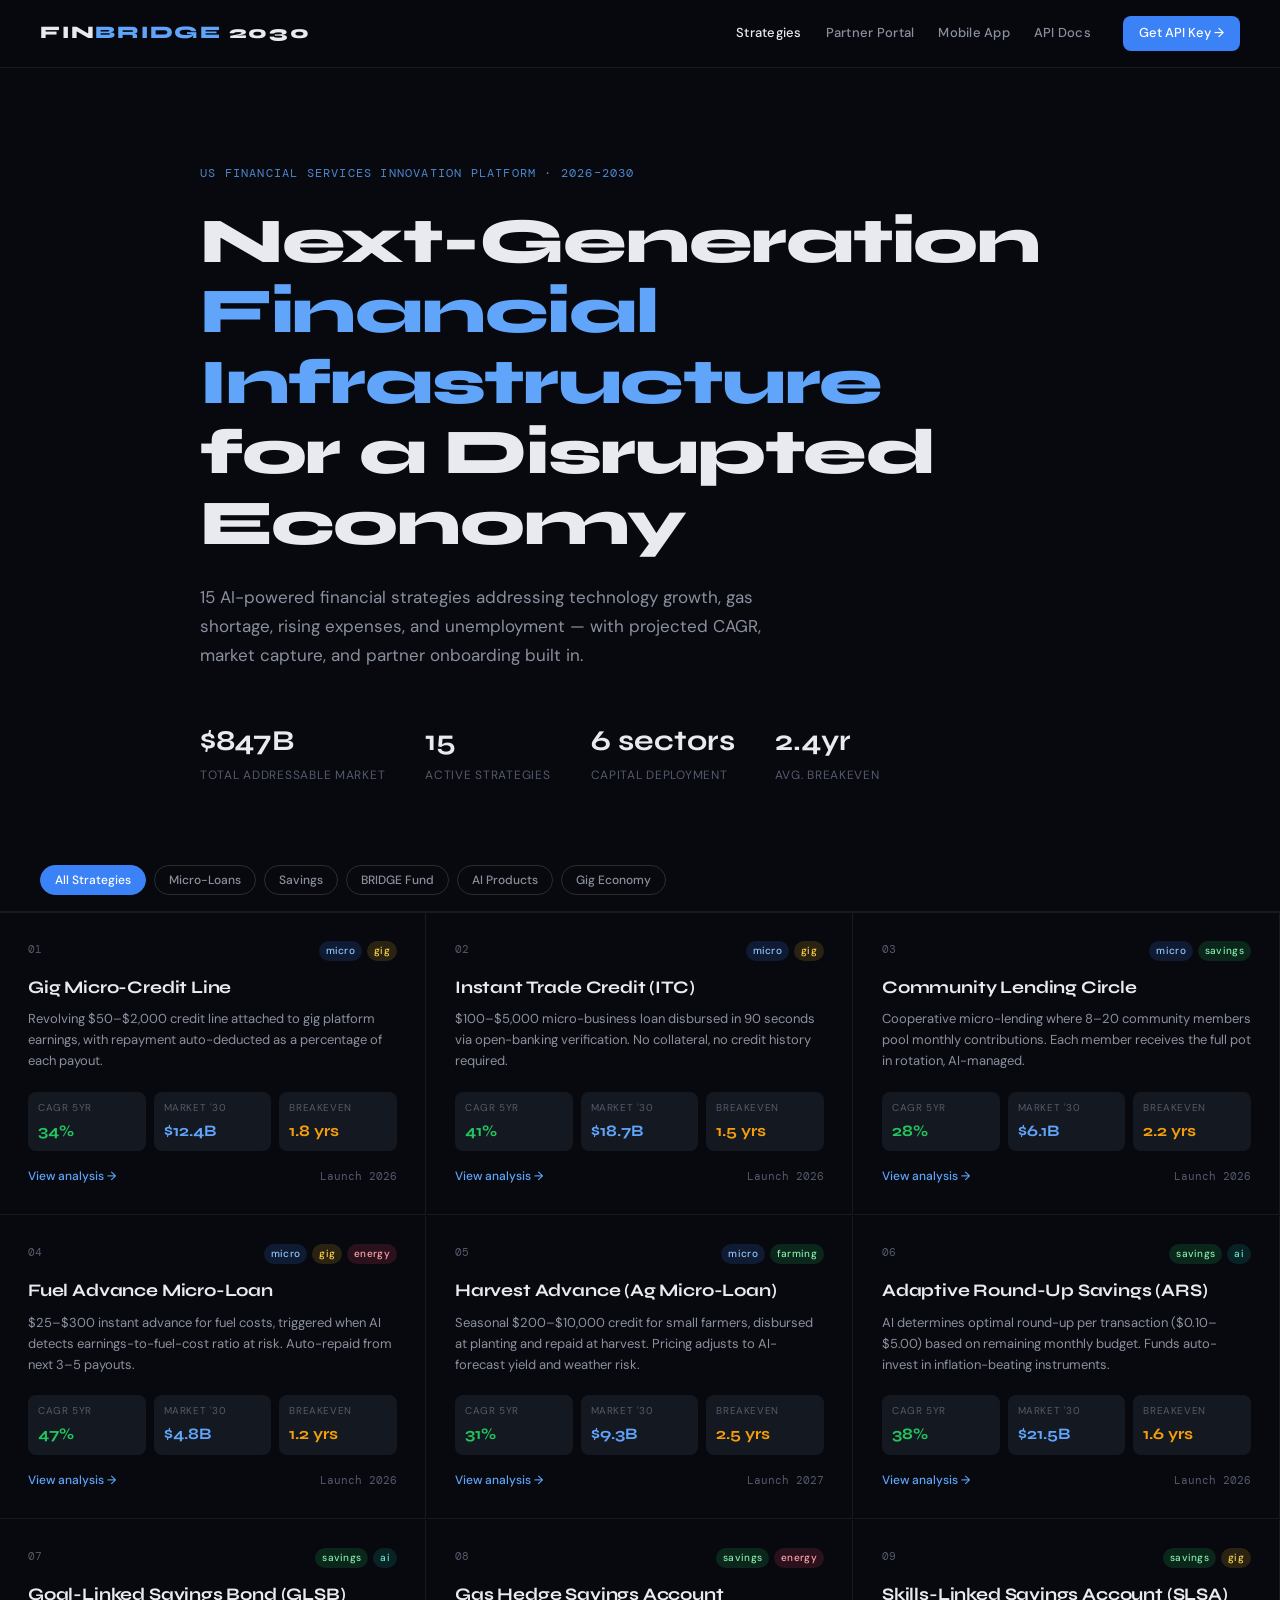
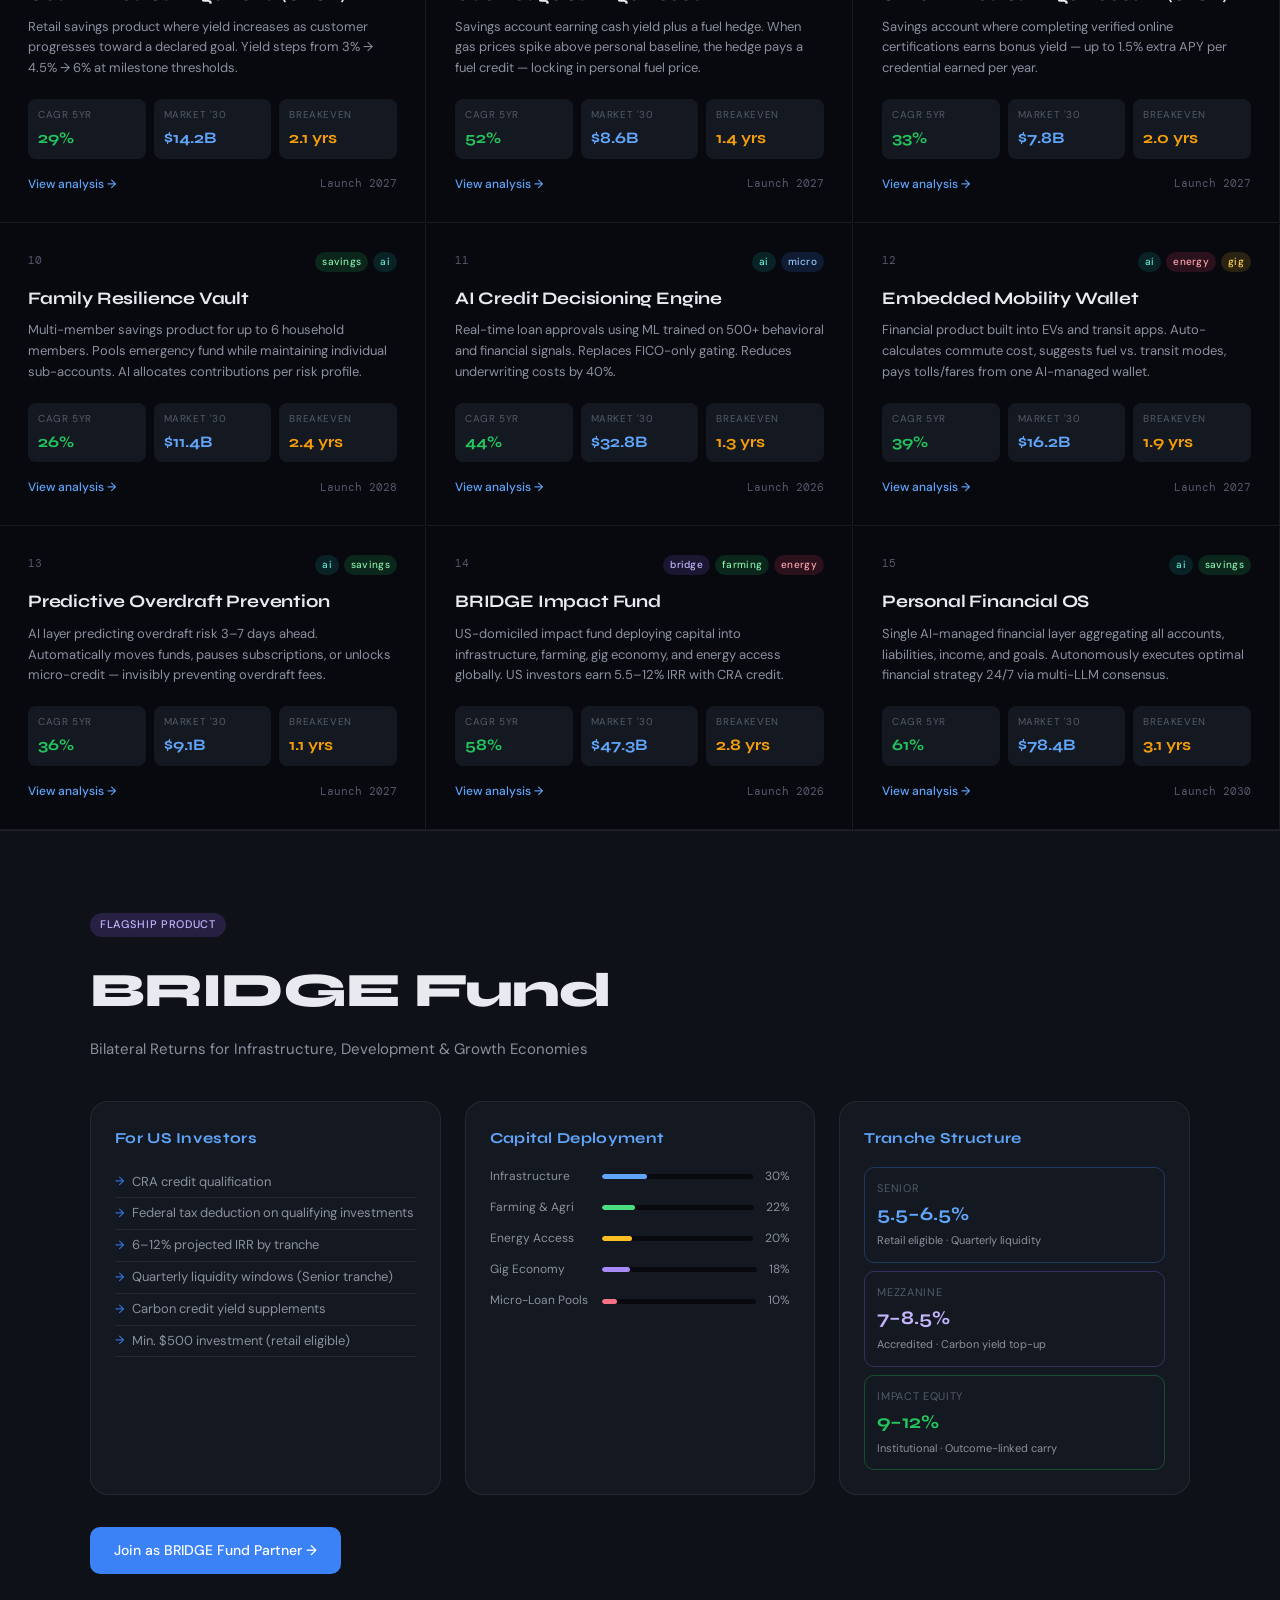
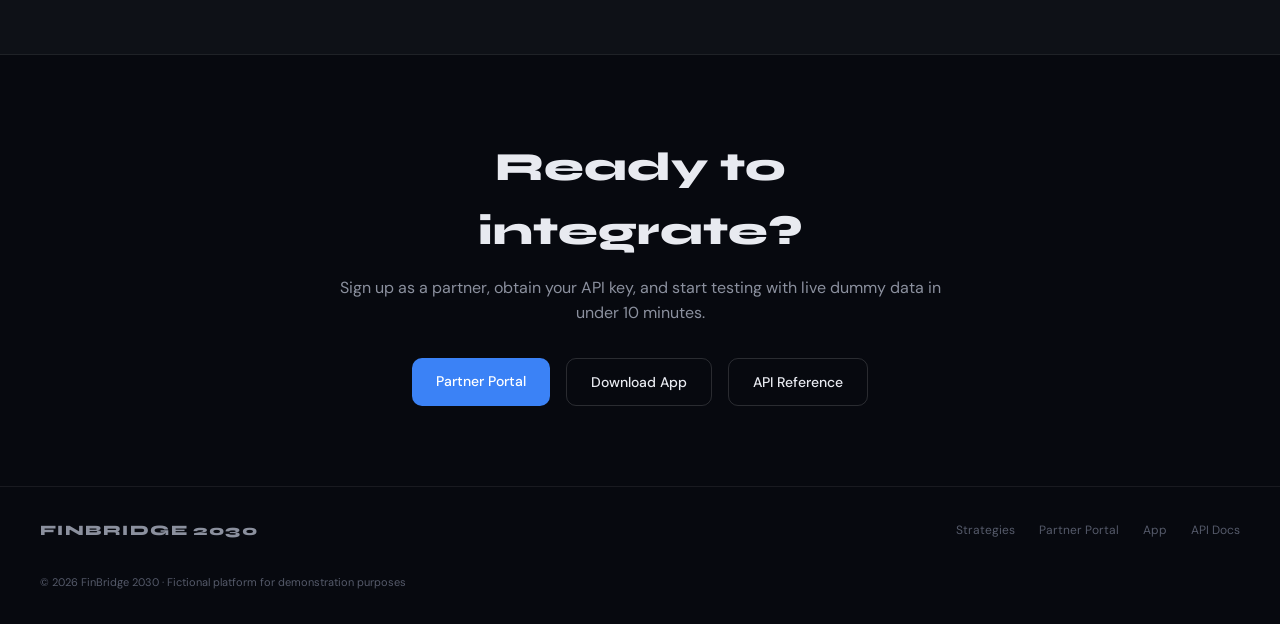
<file: index.html>
<!DOCTYPE html>
<html lang="en">
<head>
<!-- Google tag (gtag.js) -->
<script async src="https://www.googletagmanager.com/gtag/js?id=G-6XJ6CNV95V"></script>
<script>
  window.dataLayer = window.dataLayer || [];
  function gtag(){dataLayer.push(arguments);}
  gtag('js', new Date());
  gtag('config', 'G-6XJ6CNV95V');
</script>
<meta charset="UTF-8">
<meta name="viewport" content="width=device-width, initial-scale=1.0">
<title>FinBridge 2030 — Financial Innovation Platform</title>
<link rel="preconnect" href="https://fonts.googleapis.com">
<link href="https://fonts.googleapis.com/css2?family=Syne:wght@400;600;700;800&family=DM+Sans:wght@300;400;500&family=DM+Mono:wght@400;500&display=swap" rel="stylesheet">
<link rel="stylesheet" href="css/main.css">
</head>
<body>

<nav class="navbar">
  <div class="nav-brand">FIN<span>BRIDGE</span> 2030</div>
  <div class="nav-links">
    <a href="index.html" class="active">Strategies</a>
    <a href="portal.html">Partner Portal</a>
    <a href="app.html">Mobile App</a>
    <a href="api.html">API Docs</a>
  </div>
  <a href="portal.html" class="nav-cta">Get API Key →</a>
</nav>

<header class="hero">
  <div class="hero-label">US Financial Services Innovation Platform · 2026–2030</div>
  <h1>Next-Generation<br><span class="accent">Financial Infrastructure</span><br>for a Disrupted Economy</h1>
  <p class="hero-sub">15 AI-powered financial strategies addressing technology growth, gas shortage, rising expenses, and unemployment — with projected CAGR, market capture, and partner onboarding built in.</p>
  <div class="hero-stats">
    <div class="hstat"><div class="hstat-v">$847B</div><div class="hstat-l">Total Addressable Market</div></div>
    <div class="hstat"><div class="hstat-v">15</div><div class="hstat-l">Active Strategies</div></div>
    <div class="hstat"><div class="hstat-v">6 sectors</div><div class="hstat-l">Capital Deployment</div></div>
    <div class="hstat"><div class="hstat-v">2.4yr</div><div class="hstat-l">Avg. Breakeven</div></div>
  </div>
</header>

<section class="filter-bar">
  <button class="filter-btn active" onclick="filterCards('all')">All Strategies</button>
  <button class="filter-btn" onclick="filterCards('micro')">Micro-Loans</button>
  <button class="filter-btn" onclick="filterCards('savings')">Savings</button>
  <button class="filter-btn" onclick="filterCards('bridge')">BRIDGE Fund</button>
  <button class="filter-btn" onclick="filterCards('ai')">AI Products</button>
  <button class="filter-btn" onclick="filterCards('gig')">Gig Economy</button>
</section>

<main class="strategies-grid" id="strategies-grid">
</main>

<section class="bridge-spotlight">
  <div class="spotlight-inner">
    <div class="spotlight-badge">Flagship Product</div>
    <h2>BRIDGE Fund</h2>
    <p class="spotlight-sub">Bilateral Returns for Infrastructure, Development &amp; Growth Economies</p>
    <div class="bridge-grid">
      <div class="bridge-col">
        <h3>For US Investors</h3>
        <ul>
          <li>CRA credit qualification</li>
          <li>Federal tax deduction on qualifying investments</li>
          <li>6–12% projected IRR by tranche</li>
          <li>Quarterly liquidity windows (Senior tranche)</li>
          <li>Carbon credit yield supplements</li>
          <li>Min. $500 investment (retail eligible)</li>
        </ul>
      </div>
      <div class="bridge-col">
        <h3>Capital Deployment</h3>
        <div class="deploy-bars">
          <div class="dbar"><span>Infrastructure</span><div class="dbar-track"><div class="dbar-fill" style="width:30%;background:#60a5fa"></div></div><span>30%</span></div>
          <div class="dbar"><span>Farming &amp; Agri</span><div class="dbar-track"><div class="dbar-fill" style="width:22%;background:#4ade80"></div></div><span>22%</span></div>
          <div class="dbar"><span>Energy Access</span><div class="dbar-track"><div class="dbar-fill" style="width:20%;background:#fbbf24"></div></div><span>20%</span></div>
          <div class="dbar"><span>Gig Economy</span><div class="dbar-track"><div class="dbar-fill" style="width:18%;background:#a78bfa"></div></div><span>18%</span></div>
          <div class="dbar"><span>Micro-Loan Pools</span><div class="dbar-track"><div class="dbar-fill" style="width:10%;background:#fb7185"></div></div><span>10%</span></div>
        </div>
      </div>
      <div class="bridge-col">
        <h3>Tranche Structure</h3>
        <div class="tranches">
          <div class="tranche senior"><div class="tr-name">Senior</div><div class="tr-rate">5.5–6.5%</div><div class="tr-desc">Retail eligible · Quarterly liquidity</div></div>
          <div class="tranche mezz"><div class="tr-name">Mezzanine</div><div class="tr-rate">7–8.5%</div><div class="tr-desc">Accredited · Carbon yield top-up</div></div>
          <div class="tranche equity"><div class="tr-name">Impact Equity</div><div class="tr-rate">9–12%</div><div class="tr-desc">Institutional · Outcome-linked carry</div></div>
        </div>
      </div>
    </div>
    <a href="portal.html" class="btn-primary">Join as BRIDGE Fund Partner →</a>
  </div>
</section>

<section class="cta-section">
  <h2>Ready to integrate?</h2>
  <p>Sign up as a partner, obtain your API key, and start testing with live dummy data in under 10 minutes.</p>
  <div class="cta-buttons">
    <a href="portal.html" class="btn-primary">Partner Portal</a>
    <a href="app.html" class="btn-outline">Download App</a>
    <a href="api.html" class="btn-outline">API Reference</a>
  </div>
</section>

<footer class="footer">
  <div class="footer-brand">FINBRIDGE 2030</div>
  <div class="footer-links">
    <a href="index.html">Strategies</a>
    <a href="portal.html">Partner Portal</a>
    <a href="app.html">App</a>
    <a href="api.html">API Docs</a>
  </div>
  <div class="footer-note">© 2026 FinBridge 2030 · Fictional platform for demonstration purposes</div>
</footer>

<div id="modal-overlay" class="modal-overlay" onclick="closeModal()">
  <div class="modal" onclick="event.stopPropagation()">
    <button class="modal-close" onclick="closeModal()">✕</button>
    <div id="modal-content"></div>
  </div>
</div>

<script src="js/strategies.js"></script>
<script src="js/main.js"></script>
</body>
</html>
</file>
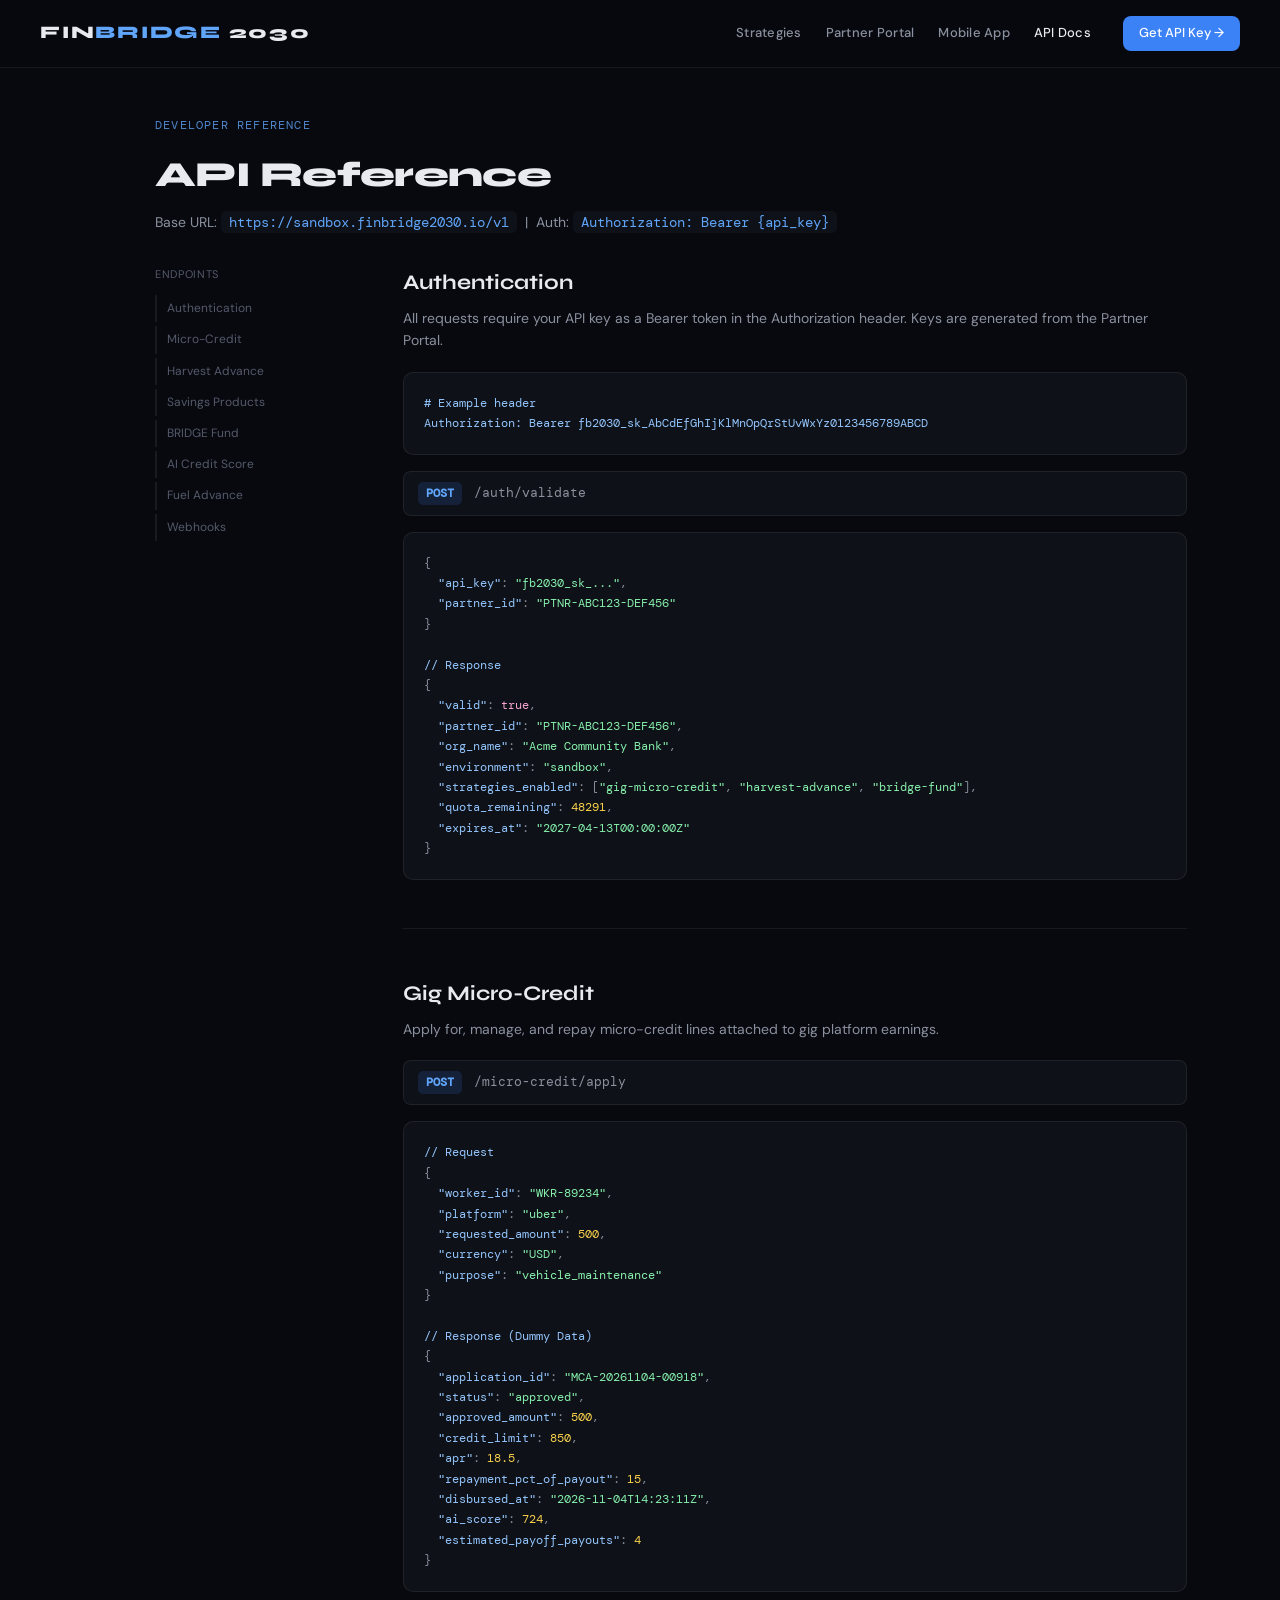
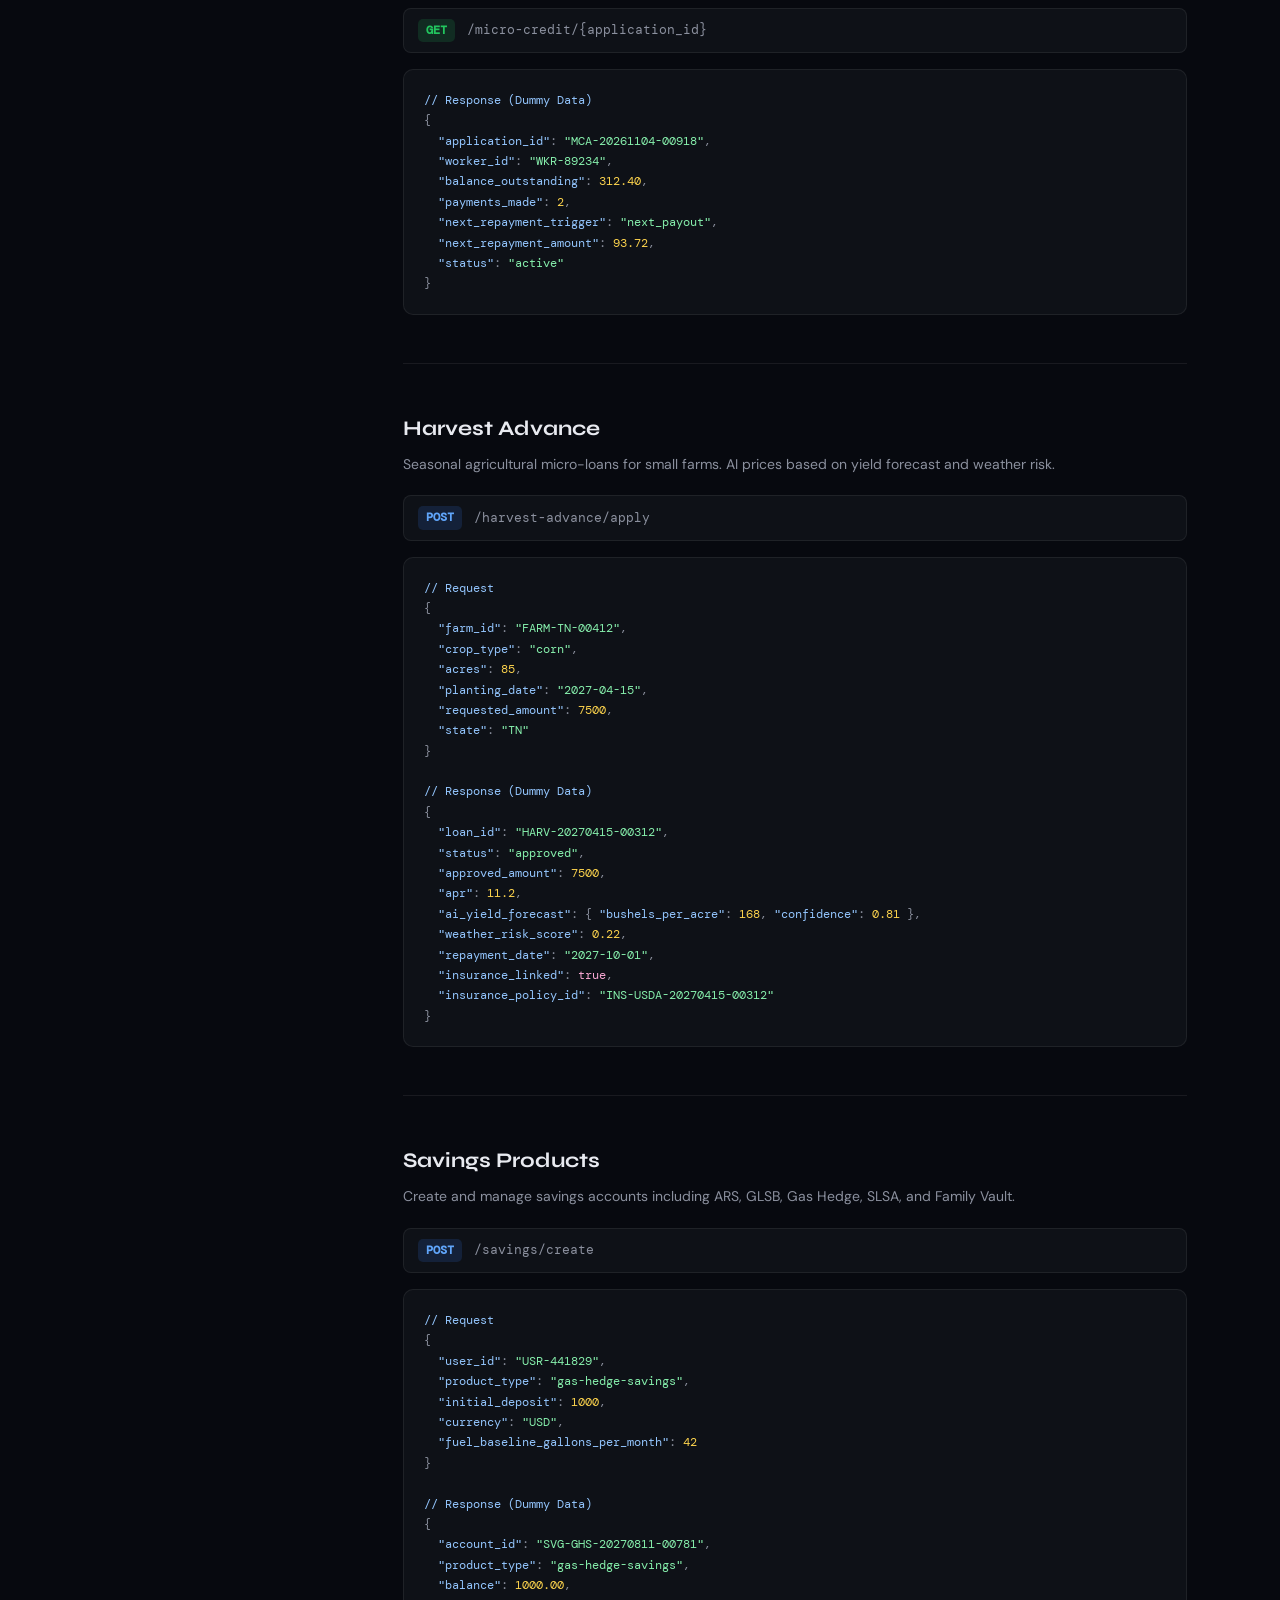
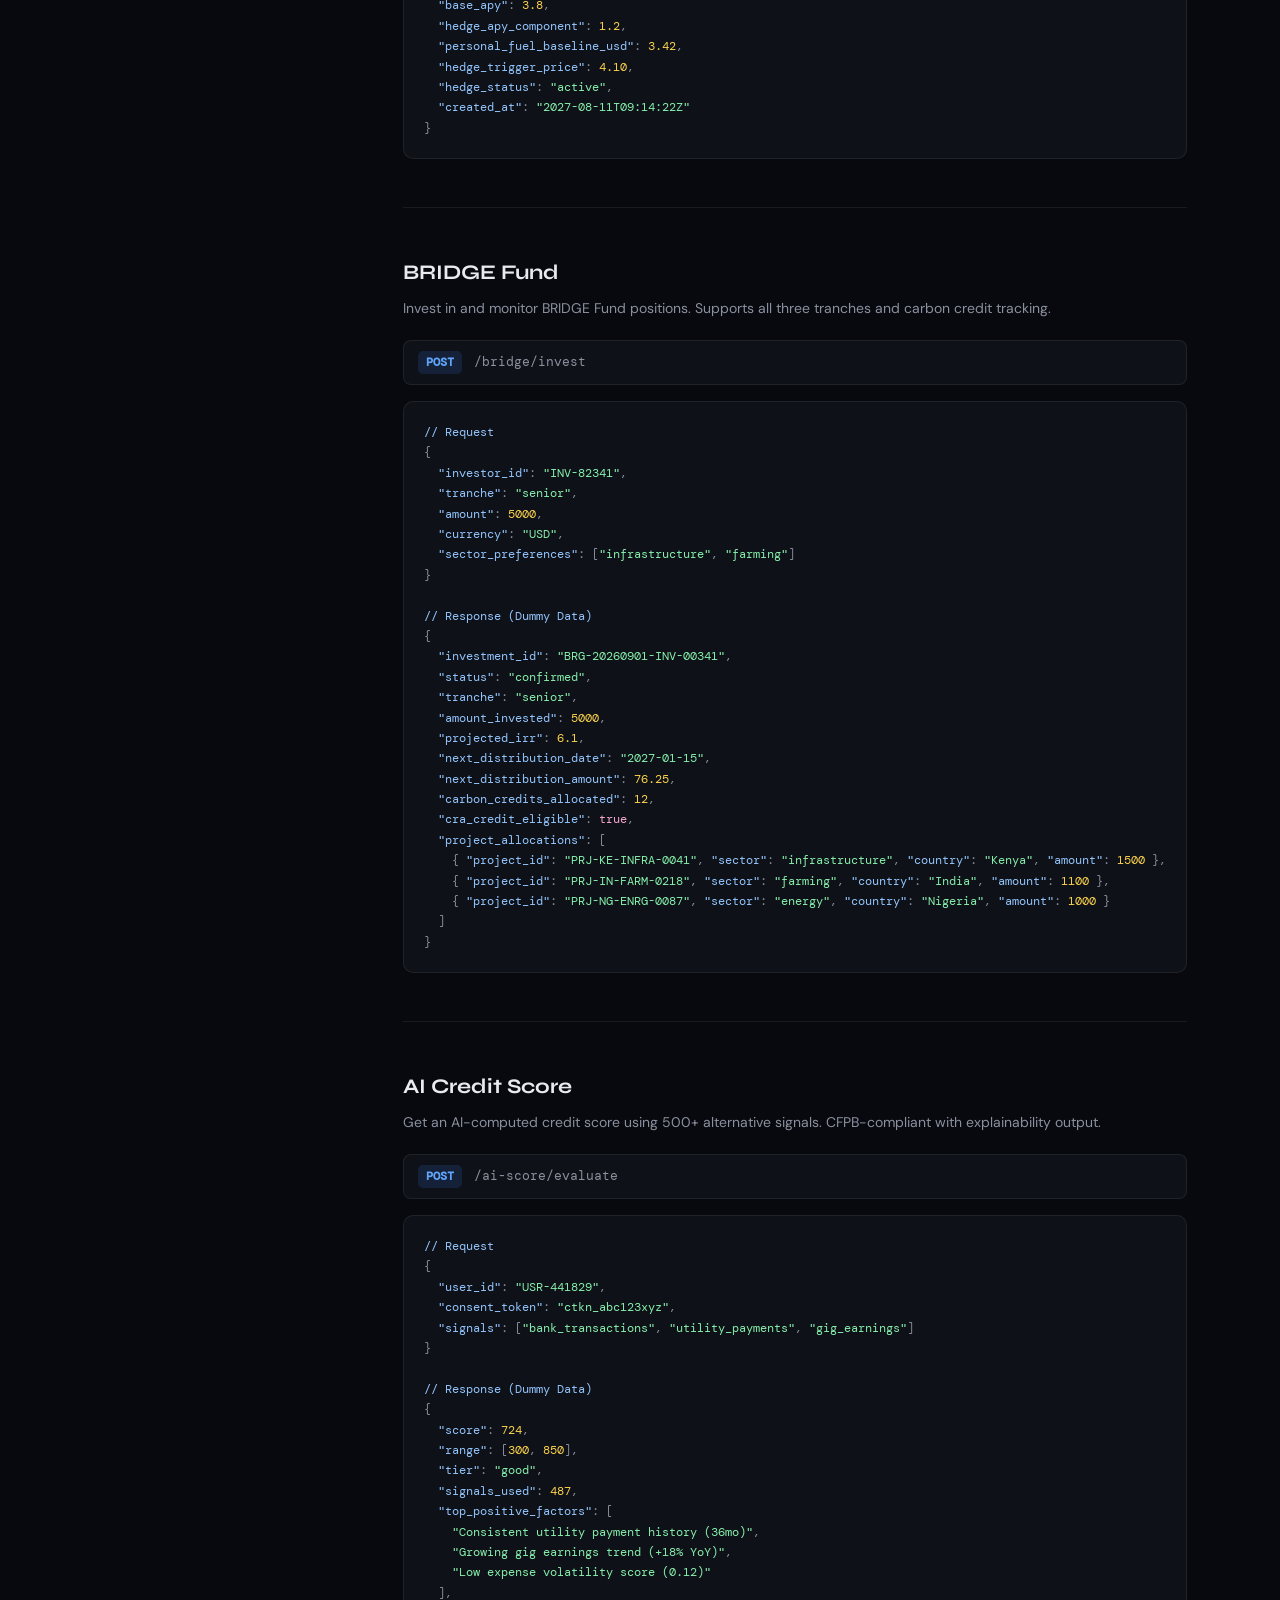
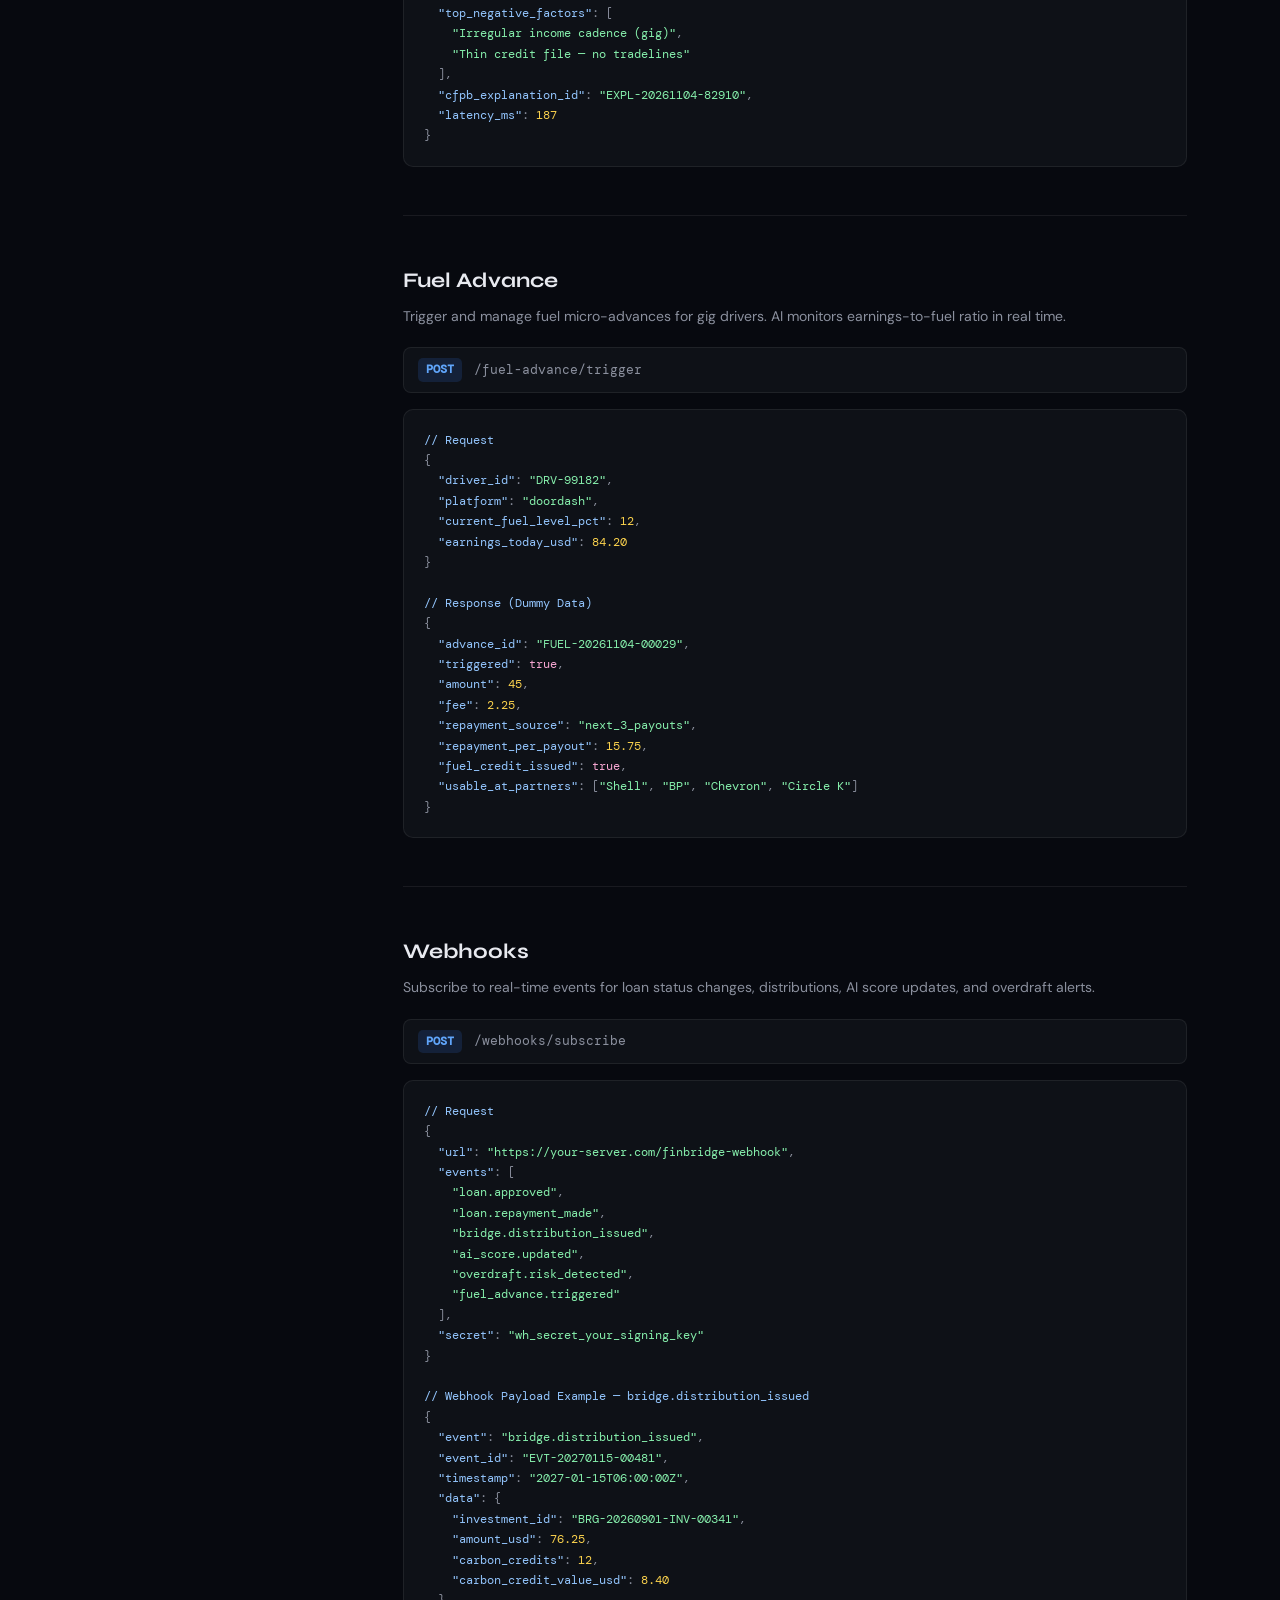
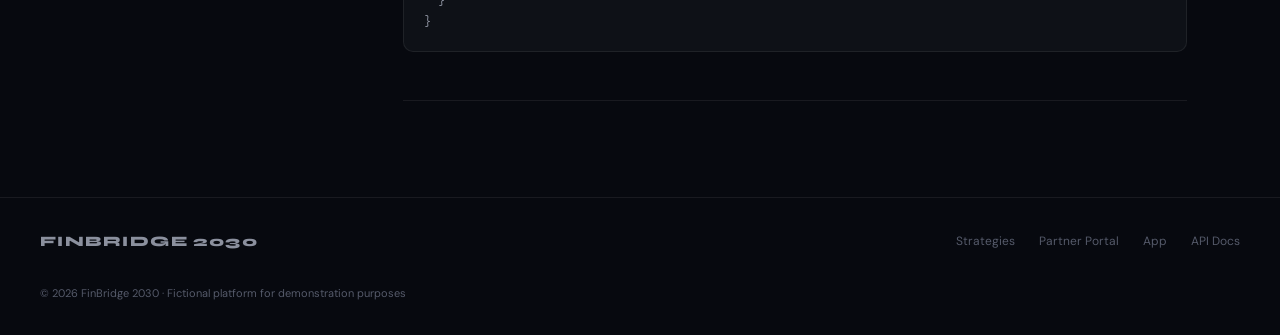
<file: api.html>
<!DOCTYPE html>
<html lang="en">
<head>
<!-- Google tag (gtag.js) -->
<script async src="https://www.googletagmanager.com/gtag/js?id=G-6XJ6CNV95V"></script>
<script>
  window.dataLayer = window.dataLayer || [];
  function gtag(){dataLayer.push(arguments);}
  gtag('js', new Date());
  gtag('config', 'G-6XJ6CNV95V');
</script>
<meta charset="UTF-8">
<meta name="viewport" content="width=device-width, initial-scale=1.0">
<title>API Reference — FinBridge 2030</title>
<link rel="preconnect" href="https://fonts.googleapis.com">
<link href="https://fonts.googleapis.com/css2?family=Syne:wght@400;600;700;800&family=DM+Sans:wght@300;400;500&family=DM+Mono:wght@400;500&display=swap" rel="stylesheet">
<link rel="stylesheet" href="css/main.css">
</head>
<body>
<nav class="navbar">
  <div class="nav-brand">FIN<span>BRIDGE</span> 2030</div>
  <div class="nav-links">
    <a href="index.html">Strategies</a>
    <a href="portal.html">Partner Portal</a>
    <a href="app.html">Mobile App</a>
    <a href="api.html" class="active">API Docs</a>
  </div>
  <a href="portal.html" class="nav-cta">Get API Key →</a>
</nav>

<div class="api-wrap">
  <div class="hero-label" style="margin-bottom:.75rem">Developer Reference</div>
  <h1 class="page-title" style="margin-bottom:.5rem">API Reference</h1>
  <p style="color:var(--text2);margin-bottom:2rem;font-size:14px">Base URL: <code style="font-family:var(--font-mono);color:var(--accent2);background:var(--bg2);padding:2px 8px;border-radius:5px">https://sandbox.finbridge2030.io/v1</code> &nbsp;|&nbsp; Auth: <code style="font-family:var(--font-mono);color:var(--accent2);background:var(--bg2);padding:2px 8px;border-radius:5px">Authorization: Bearer {api_key}</code></p>

  <div class="api-layout">
    <nav class="api-nav">
      <div style="font-size:11px;color:var(--text3);text-transform:uppercase;letter-spacing:.06em;margin-bottom:.5rem">Endpoints</div>
      <a href="#auth">Authentication</a>
      <a href="#micro-credit">Micro-Credit</a>
      <a href="#harvest">Harvest Advance</a>
      <a href="#savings">Savings Products</a>
      <a href="#bridge">BRIDGE Fund</a>
      <a href="#ai-score">AI Credit Score</a>
      <a href="#fuel">Fuel Advance</a>
      <a href="#webhooks">Webhooks</a>
    </nav>

    <div>
      <div class="endpoint" id="auth">
        <h2>Authentication</h2>
        <div class="endpoint-desc">All requests require your API key as a Bearer token in the Authorization header. Keys are generated from the Partner Portal.</div>
        <pre><span class="json-key"># Example header
Authorization: Bearer fb2030_sk_AbCdEfGhIjKlMnOpQrStUvWxYz0123456789ABCD</span></pre>
        <div class="method-url"><span class="method post">POST</span><span class="url">/auth/validate</span></div>
        <pre>{
  <span class="json-key">"api_key"</span>: <span class="json-str">"fb2030_sk_..."</span>,
  <span class="json-key">"partner_id"</span>: <span class="json-str">"PTNR-ABC123-DEF456"</span>
}

<span class="json-key">// Response</span>
{
  <span class="json-key">"valid"</span>: <span class="json-bool">true</span>,
  <span class="json-key">"partner_id"</span>: <span class="json-str">"PTNR-ABC123-DEF456"</span>,
  <span class="json-key">"org_name"</span>: <span class="json-str">"Acme Community Bank"</span>,
  <span class="json-key">"environment"</span>: <span class="json-str">"sandbox"</span>,
  <span class="json-key">"strategies_enabled"</span>: [<span class="json-str">"gig-micro-credit"</span>, <span class="json-str">"harvest-advance"</span>, <span class="json-str">"bridge-fund"</span>],
  <span class="json-key">"quota_remaining"</span>: <span class="json-num">48291</span>,
  <span class="json-key">"expires_at"</span>: <span class="json-str">"2027-04-13T00:00:00Z"</span>
}</pre>
      </div>

      <div class="endpoint" id="micro-credit">
        <h2>Gig Micro-Credit</h2>
        <div class="endpoint-desc">Apply for, manage, and repay micro-credit lines attached to gig platform earnings.</div>
        <div class="method-url"><span class="method post">POST</span><span class="url">/micro-credit/apply</span></div>
        <pre><span class="json-key">// Request</span>
{
  <span class="json-key">"worker_id"</span>: <span class="json-str">"WKR-89234"</span>,
  <span class="json-key">"platform"</span>: <span class="json-str">"uber"</span>,
  <span class="json-key">"requested_amount"</span>: <span class="json-num">500</span>,
  <span class="json-key">"currency"</span>: <span class="json-str">"USD"</span>,
  <span class="json-key">"purpose"</span>: <span class="json-str">"vehicle_maintenance"</span>
}

<span class="json-key">// Response (Dummy Data)</span>
{
  <span class="json-key">"application_id"</span>: <span class="json-str">"MCA-20261104-00918"</span>,
  <span class="json-key">"status"</span>: <span class="json-str">"approved"</span>,
  <span class="json-key">"approved_amount"</span>: <span class="json-num">500</span>,
  <span class="json-key">"credit_limit"</span>: <span class="json-num">850</span>,
  <span class="json-key">"apr"</span>: <span class="json-num">18.5</span>,
  <span class="json-key">"repayment_pct_of_payout"</span>: <span class="json-num">15</span>,
  <span class="json-key">"disbursed_at"</span>: <span class="json-str">"2026-11-04T14:23:11Z"</span>,
  <span class="json-key">"ai_score"</span>: <span class="json-num">724</span>,
  <span class="json-key">"estimated_payoff_payouts"</span>: <span class="json-num">4</span>
}</pre>
        <div class="method-url"><span class="method get">GET</span><span class="url">/micro-credit/{application_id}</span></div>
        <pre><span class="json-key">// Response (Dummy Data)</span>
{
  <span class="json-key">"application_id"</span>: <span class="json-str">"MCA-20261104-00918"</span>,
  <span class="json-key">"worker_id"</span>: <span class="json-str">"WKR-89234"</span>,
  <span class="json-key">"balance_outstanding"</span>: <span class="json-num">312.40</span>,
  <span class="json-key">"payments_made"</span>: <span class="json-num">2</span>,
  <span class="json-key">"next_repayment_trigger"</span>: <span class="json-str">"next_payout"</span>,
  <span class="json-key">"next_repayment_amount"</span>: <span class="json-num">93.72</span>,
  <span class="json-key">"status"</span>: <span class="json-str">"active"</span>
}</pre>
      </div>

      <div class="endpoint" id="harvest">
        <h2>Harvest Advance</h2>
        <div class="endpoint-desc">Seasonal agricultural micro-loans for small farms. AI prices based on yield forecast and weather risk.</div>
        <div class="method-url"><span class="method post">POST</span><span class="url">/harvest-advance/apply</span></div>
        <pre><span class="json-key">// Request</span>
{
  <span class="json-key">"farm_id"</span>: <span class="json-str">"FARM-TN-00412"</span>,
  <span class="json-key">"crop_type"</span>: <span class="json-str">"corn"</span>,
  <span class="json-key">"acres"</span>: <span class="json-num">85</span>,
  <span class="json-key">"planting_date"</span>: <span class="json-str">"2027-04-15"</span>,
  <span class="json-key">"requested_amount"</span>: <span class="json-num">7500</span>,
  <span class="json-key">"state"</span>: <span class="json-str">"TN"</span>
}

<span class="json-key">// Response (Dummy Data)</span>
{
  <span class="json-key">"loan_id"</span>: <span class="json-str">"HARV-20270415-00312"</span>,
  <span class="json-key">"status"</span>: <span class="json-str">"approved"</span>,
  <span class="json-key">"approved_amount"</span>: <span class="json-num">7500</span>,
  <span class="json-key">"apr"</span>: <span class="json-num">11.2</span>,
  <span class="json-key">"ai_yield_forecast"</span>: { <span class="json-key">"bushels_per_acre"</span>: <span class="json-num">168</span>, <span class="json-key">"confidence"</span>: <span class="json-num">0.81</span> },
  <span class="json-key">"weather_risk_score"</span>: <span class="json-num">0.22</span>,
  <span class="json-key">"repayment_date"</span>: <span class="json-str">"2027-10-01"</span>,
  <span class="json-key">"insurance_linked"</span>: <span class="json-bool">true</span>,
  <span class="json-key">"insurance_policy_id"</span>: <span class="json-str">"INS-USDA-20270415-00312"</span>
}</pre>
      </div>

      <div class="endpoint" id="savings">
        <h2>Savings Products</h2>
        <div class="endpoint-desc">Create and manage savings accounts including ARS, GLSB, Gas Hedge, SLSA, and Family Vault.</div>
        <div class="method-url"><span class="method post">POST</span><span class="url">/savings/create</span></div>
        <pre><span class="json-key">// Request</span>
{
  <span class="json-key">"user_id"</span>: <span class="json-str">"USR-441829"</span>,
  <span class="json-key">"product_type"</span>: <span class="json-str">"gas-hedge-savings"</span>,
  <span class="json-key">"initial_deposit"</span>: <span class="json-num">1000</span>,
  <span class="json-key">"currency"</span>: <span class="json-str">"USD"</span>,
  <span class="json-key">"fuel_baseline_gallons_per_month"</span>: <span class="json-num">42</span>
}

<span class="json-key">// Response (Dummy Data)</span>
{
  <span class="json-key">"account_id"</span>: <span class="json-str">"SVG-GHS-20270811-00781"</span>,
  <span class="json-key">"product_type"</span>: <span class="json-str">"gas-hedge-savings"</span>,
  <span class="json-key">"balance"</span>: <span class="json-num">1000.00</span>,
  <span class="json-key">"base_apy"</span>: <span class="json-num">3.8</span>,
  <span class="json-key">"hedge_apy_component"</span>: <span class="json-num">1.2</span>,
  <span class="json-key">"personal_fuel_baseline_usd"</span>: <span class="json-num">3.42</span>,
  <span class="json-key">"hedge_trigger_price"</span>: <span class="json-num">4.10</span>,
  <span class="json-key">"hedge_status"</span>: <span class="json-str">"active"</span>,
  <span class="json-key">"created_at"</span>: <span class="json-str">"2027-08-11T09:14:22Z"</span>
}</pre>
      </div>

      <div class="endpoint" id="bridge">
        <h2>BRIDGE Fund</h2>
        <div class="endpoint-desc">Invest in and monitor BRIDGE Fund positions. Supports all three tranches and carbon credit tracking.</div>
        <div class="method-url"><span class="method post">POST</span><span class="url">/bridge/invest</span></div>
        <pre><span class="json-key">// Request</span>
{
  <span class="json-key">"investor_id"</span>: <span class="json-str">"INV-82341"</span>,
  <span class="json-key">"tranche"</span>: <span class="json-str">"senior"</span>,
  <span class="json-key">"amount"</span>: <span class="json-num">5000</span>,
  <span class="json-key">"currency"</span>: <span class="json-str">"USD"</span>,
  <span class="json-key">"sector_preferences"</span>: [<span class="json-str">"infrastructure"</span>, <span class="json-str">"farming"</span>]
}

<span class="json-key">// Response (Dummy Data)</span>
{
  <span class="json-key">"investment_id"</span>: <span class="json-str">"BRG-20260901-INV-00341"</span>,
  <span class="json-key">"status"</span>: <span class="json-str">"confirmed"</span>,
  <span class="json-key">"tranche"</span>: <span class="json-str">"senior"</span>,
  <span class="json-key">"amount_invested"</span>: <span class="json-num">5000</span>,
  <span class="json-key">"projected_irr"</span>: <span class="json-num">6.1</span>,
  <span class="json-key">"next_distribution_date"</span>: <span class="json-str">"2027-01-15"</span>,
  <span class="json-key">"next_distribution_amount"</span>: <span class="json-num">76.25</span>,
  <span class="json-key">"carbon_credits_allocated"</span>: <span class="json-num">12</span>,
  <span class="json-key">"cra_credit_eligible"</span>: <span class="json-bool">true</span>,
  <span class="json-key">"project_allocations"</span>: [
    { <span class="json-key">"project_id"</span>: <span class="json-str">"PRJ-KE-INFRA-0041"</span>, <span class="json-key">"sector"</span>: <span class="json-str">"infrastructure"</span>, <span class="json-key">"country"</span>: <span class="json-str">"Kenya"</span>, <span class="json-key">"amount"</span>: <span class="json-num">1500</span> },
    { <span class="json-key">"project_id"</span>: <span class="json-str">"PRJ-IN-FARM-0218"</span>, <span class="json-key">"sector"</span>: <span class="json-str">"farming"</span>, <span class="json-key">"country"</span>: <span class="json-str">"India"</span>, <span class="json-key">"amount"</span>: <span class="json-num">1100</span> },
    { <span class="json-key">"project_id"</span>: <span class="json-str">"PRJ-NG-ENRG-0087"</span>, <span class="json-key">"sector"</span>: <span class="json-str">"energy"</span>, <span class="json-key">"country"</span>: <span class="json-str">"Nigeria"</span>, <span class="json-key">"amount"</span>: <span class="json-num">1000</span> }
  ]
}</pre>
      </div>

      <div class="endpoint" id="ai-score">
        <h2>AI Credit Score</h2>
        <div class="endpoint-desc">Get an AI-computed credit score using 500+ alternative signals. CFPB-compliant with explainability output.</div>
        <div class="method-url"><span class="method post">POST</span><span class="url">/ai-score/evaluate</span></div>
        <pre><span class="json-key">// Request</span>
{
  <span class="json-key">"user_id"</span>: <span class="json-str">"USR-441829"</span>,
  <span class="json-key">"consent_token"</span>: <span class="json-str">"ctkn_abc123xyz"</span>,
  <span class="json-key">"signals"</span>: [<span class="json-str">"bank_transactions"</span>, <span class="json-str">"utility_payments"</span>, <span class="json-str">"gig_earnings"</span>]
}

<span class="json-key">// Response (Dummy Data)</span>
{
  <span class="json-key">"score"</span>: <span class="json-num">724</span>,
  <span class="json-key">"range"</span>: [<span class="json-num">300</span>, <span class="json-num">850</span>],
  <span class="json-key">"tier"</span>: <span class="json-str">"good"</span>,
  <span class="json-key">"signals_used"</span>: <span class="json-num">487</span>,
  <span class="json-key">"top_positive_factors"</span>: [
    <span class="json-str">"Consistent utility payment history (36mo)"</span>,
    <span class="json-str">"Growing gig earnings trend (+18% YoY)"</span>,
    <span class="json-str">"Low expense volatility score (0.12)"</span>
  ],
  <span class="json-key">"top_negative_factors"</span>: [
    <span class="json-str">"Irregular income cadence (gig)"</span>,
    <span class="json-str">"Thin credit file — no tradelines"</span>
  ],
  <span class="json-key">"cfpb_explanation_id"</span>: <span class="json-str">"EXPL-20261104-82910"</span>,
  <span class="json-key">"latency_ms"</span>: <span class="json-num">187</span>
}</pre>
      </div>

      <div class="endpoint" id="fuel">
        <h2>Fuel Advance</h2>
        <div class="endpoint-desc">Trigger and manage fuel micro-advances for gig drivers. AI monitors earnings-to-fuel ratio in real time.</div>
        <div class="method-url"><span class="method post">POST</span><span class="url">/fuel-advance/trigger</span></div>
        <pre><span class="json-key">// Request</span>
{
  <span class="json-key">"driver_id"</span>: <span class="json-str">"DRV-99182"</span>,
  <span class="json-key">"platform"</span>: <span class="json-str">"doordash"</span>,
  <span class="json-key">"current_fuel_level_pct"</span>: <span class="json-num">12</span>,
  <span class="json-key">"earnings_today_usd"</span>: <span class="json-num">84.20</span>
}

<span class="json-key">// Response (Dummy Data)</span>
{
  <span class="json-key">"advance_id"</span>: <span class="json-str">"FUEL-20261104-00029"</span>,
  <span class="json-key">"triggered"</span>: <span class="json-bool">true</span>,
  <span class="json-key">"amount"</span>: <span class="json-num">45</span>,
  <span class="json-key">"fee"</span>: <span class="json-num">2.25</span>,
  <span class="json-key">"repayment_source"</span>: <span class="json-str">"next_3_payouts"</span>,
  <span class="json-key">"repayment_per_payout"</span>: <span class="json-num">15.75</span>,
  <span class="json-key">"fuel_credit_issued"</span>: <span class="json-bool">true</span>,
  <span class="json-key">"usable_at_partners"</span>: [<span class="json-str">"Shell"</span>, <span class="json-str">"BP"</span>, <span class="json-str">"Chevron"</span>, <span class="json-str">"Circle K"</span>]
}</pre>
      </div>

      <div class="endpoint" id="webhooks">
        <h2>Webhooks</h2>
        <div class="endpoint-desc">Subscribe to real-time events for loan status changes, distributions, AI score updates, and overdraft alerts.</div>
        <div class="method-url"><span class="method post">POST</span><span class="url">/webhooks/subscribe</span></div>
        <pre><span class="json-key">// Request</span>
{
  <span class="json-key">"url"</span>: <span class="json-str">"https://your-server.com/finbridge-webhook"</span>,
  <span class="json-key">"events"</span>: [
    <span class="json-str">"loan.approved"</span>,
    <span class="json-str">"loan.repayment_made"</span>,
    <span class="json-str">"bridge.distribution_issued"</span>,
    <span class="json-str">"ai_score.updated"</span>,
    <span class="json-str">"overdraft.risk_detected"</span>,
    <span class="json-str">"fuel_advance.triggered"</span>
  ],
  <span class="json-key">"secret"</span>: <span class="json-str">"wh_secret_your_signing_key"</span>
}

<span class="json-key">// Webhook Payload Example — bridge.distribution_issued</span>
{
  <span class="json-key">"event"</span>: <span class="json-str">"bridge.distribution_issued"</span>,
  <span class="json-key">"event_id"</span>: <span class="json-str">"EVT-20270115-00481"</span>,
  <span class="json-key">"timestamp"</span>: <span class="json-str">"2027-01-15T06:00:00Z"</span>,
  <span class="json-key">"data"</span>: {
    <span class="json-key">"investment_id"</span>: <span class="json-str">"BRG-20260901-INV-00341"</span>,
    <span class="json-key">"amount_usd"</span>: <span class="json-num">76.25</span>,
    <span class="json-key">"carbon_credits"</span>: <span class="json-num">12</span>,
    <span class="json-key">"carbon_credit_value_usd"</span>: <span class="json-num">8.40</span>
  }
}</pre>
      </div>
    </div>
  </div>
</div>

<footer class="footer">
  <div class="footer-brand">FINBRIDGE 2030</div>
  <div class="footer-links">
    <a href="index.html">Strategies</a><a href="portal.html">Partner Portal</a><a href="app.html">App</a><a href="api.html">API Docs</a>
  </div>
  <div class="footer-note">© 2026 FinBridge 2030 · Fictional platform for demonstration purposes</div>
</footer>
</body>
</html>
</file>
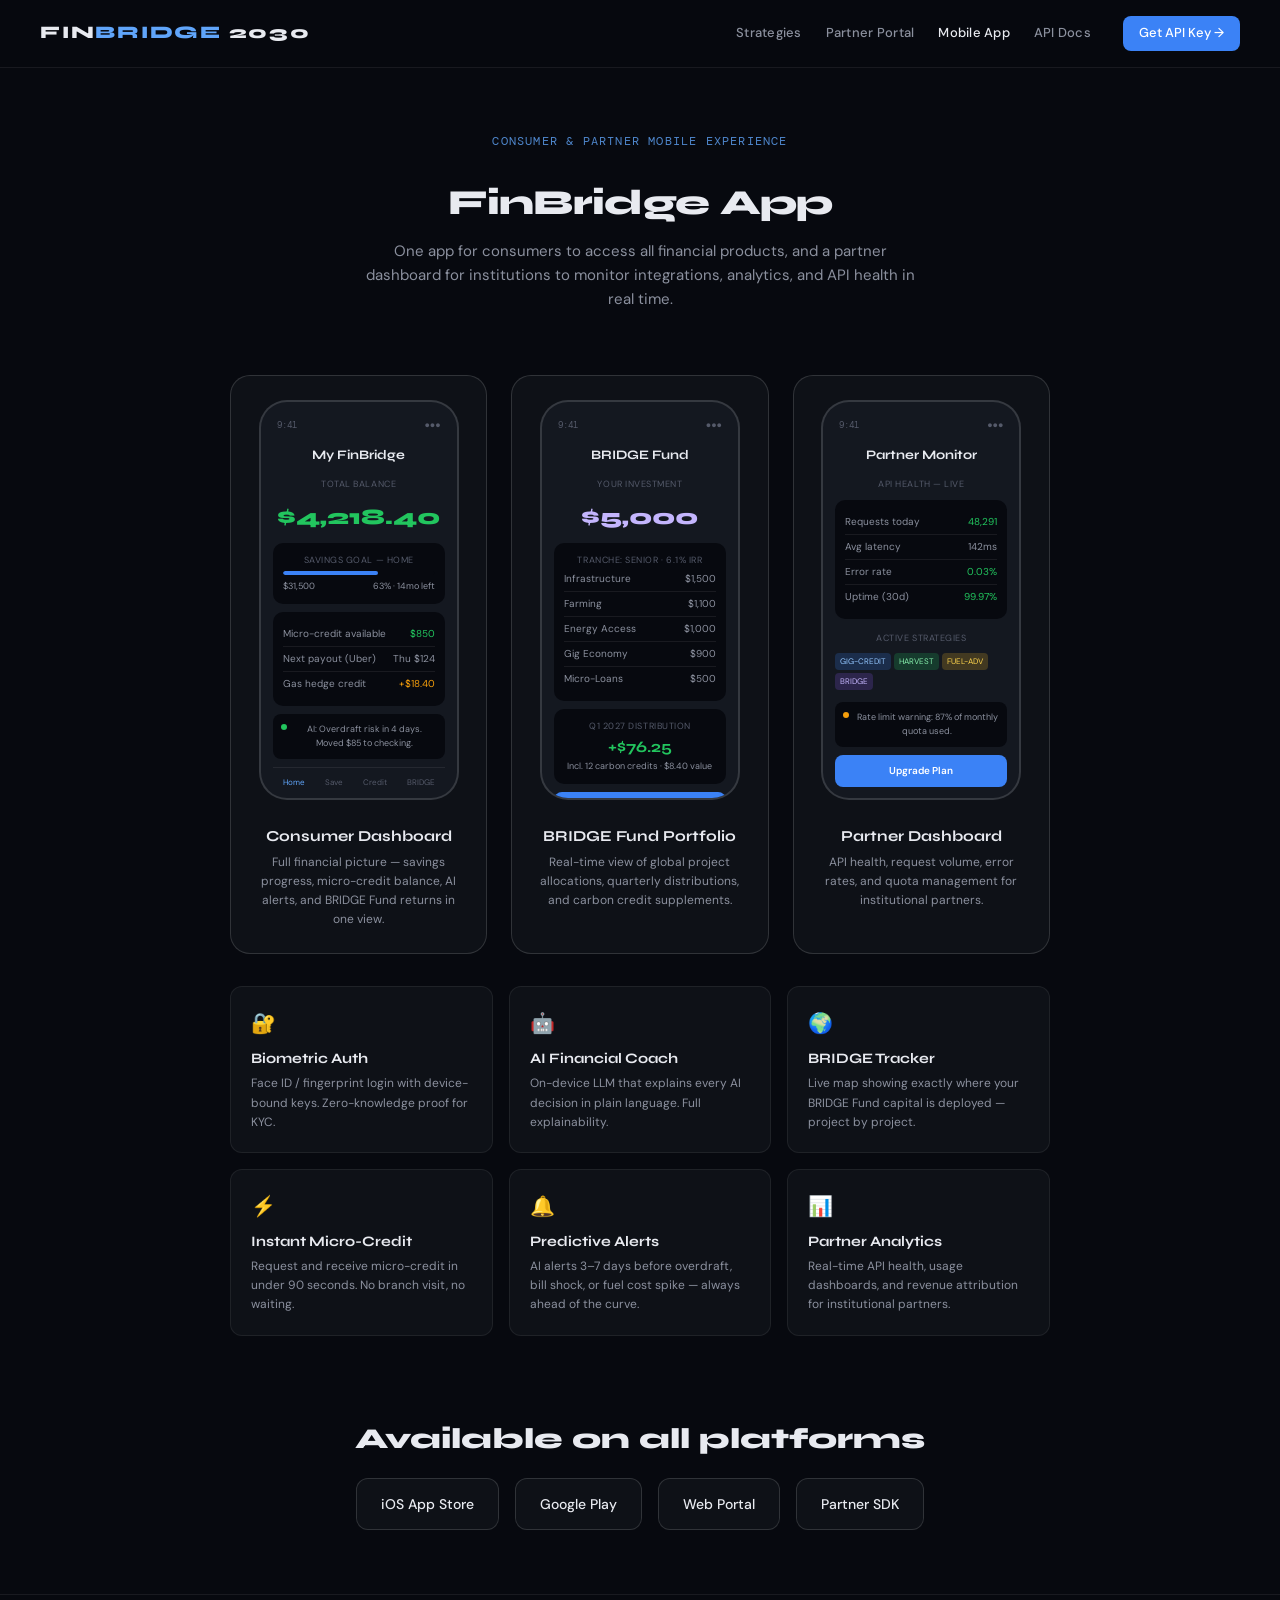
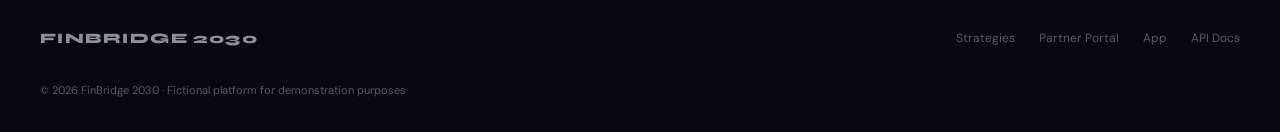
<file: app.html>
<!DOCTYPE html>
<html lang="en">
<head>
<!-- Google tag (gtag.js) -->
<script async src="https://www.googletagmanager.com/gtag/js?id=G-6XJ6CNV95V"></script>
<script>
  window.dataLayer = window.dataLayer || [];
  function gtag(){dataLayer.push(arguments);}
  gtag('js', new Date());
  gtag('config', 'G-6XJ6CNV95V');
</script>
<meta charset="UTF-8">
<meta name="viewport" content="width=device-width, initial-scale=1.0">
<title>Mobile App — FinBridge 2030</title>
<link rel="preconnect" href="https://fonts.googleapis.com">
<link href="https://fonts.googleapis.com/css2?family=Syne:wght@400;600;700;800&family=DM+Sans:wght@300;400;500&family=DM+Mono:wght@400;500&display=swap" rel="stylesheet">
<link rel="stylesheet" href="css/main.css">
<style>
.phone-frame {
  width: 200px; height: 400px;
  background: var(--bg3);
  border-radius: 28px;
  border: 2px solid var(--border2);
  padding: 16px 12px;
  margin: 0 auto 1.5rem;
  display: flex;
  flex-direction: column;
  gap: 8px;
  overflow: hidden;
}
.phone-status { display:flex; justify-content:space-between; font-size:9px; color:var(--text3); font-family:var(--font-mono); padding: 0 4px; }
.phone-header { font-family:var(--font-head); font-size:13px; font-weight:700; padding: 4px 0; }
.phone-balance { font-family:var(--font-head); font-size:22px; font-weight:800; color:var(--green); }
.phone-label { font-size:9px; color:var(--text3); text-transform:uppercase; letter-spacing:.06em; }
.phone-card { background:var(--bg); border-radius:10px; padding:10px; }
.phone-row { display:flex; justify-content:space-between; font-size:10px; color:var(--text2); padding:4px 0; border-bottom:1px solid var(--border); }
.phone-row:last-child { border:none; }
.phone-btn { background:var(--accent); border-radius:8px; padding:8px; text-align:center; font-size:10px; font-weight:600; color:#fff; cursor:pointer; margin-top:auto; }
.prog-bar { height:4px; background:var(--bg); border-radius:2px; overflow:hidden; margin:4px 0; }
.prog-fill { height:100%; border-radius:2px; }
.notif { background:var(--bg); border-radius:8px; padding:8px; font-size:9px; color:var(--text2); display:flex; gap:6px; align-items:flex-start; }
.notif-dot { width:6px; height:6px; border-radius:50%; margin-top:2px; flex-shrink:0; }
.tab-bar { display:flex; justify-content:space-around; margin-top:auto; border-top:1px solid var(--border); padding-top:8px; }
.tab-item { font-size:8px; color:var(--text3); text-align:center; }
.tab-item.active { color:var(--accent2); }
</style>
</head>
<body>
<nav class="navbar">
  <div class="nav-brand">FIN<span>BRIDGE</span> 2030</div>
  <div class="nav-links">
    <a href="index.html">Strategies</a>
    <a href="portal.html">Partner Portal</a>
    <a href="app.html" class="active">Mobile App</a>
    <a href="api.html">API Docs</a>
  </div>
  <a href="portal.html" class="nav-cta">Get API Key →</a>
</nav>

<div class="app-hero">
  <div class="hero-label">Consumer &amp; Partner Mobile Experience</div>
  <h1 class="page-title">FinBridge App</h1>
  <p class="page-sub" style="margin:0 auto;max-width:560px">One app for consumers to access all financial products, and a partner dashboard for institutions to monitor integrations, analytics, and API health in real time.</p>
</div>

<div class="app-screens">
  <div class="app-screen">
    <div class="phone-frame">
      <div class="phone-status"><span>9:41</span><span>●●●</span></div>
      <div class="phone-header">My FinBridge</div>
      <div class="phone-label">Total balance</div>
      <div class="phone-balance">$4,218.40</div>
      <div class="phone-card">
        <div class="phone-label">Savings goal — Home</div>
        <div class="prog-bar"><div class="prog-fill" style="width:63%;background:var(--accent)"></div></div>
        <div style="display:flex;justify-content:space-between;font-size:9px;color:var(--text2)"><span>$31,500</span><span>63% · 14mo left</span></div>
      </div>
      <div class="phone-card">
        <div class="phone-row"><span>Micro-credit available</span><span style="color:var(--green)">$850</span></div>
        <div class="phone-row"><span>Next payout (Uber)</span><span>Thu $124</span></div>
        <div class="phone-row"><span>Gas hedge credit</span><span style="color:var(--amber)">+$18.40</span></div>
      </div>
      <div class="notif"><div class="notif-dot" style="background:var(--green)"></div><span>AI: Overdraft risk in 4 days. Moved $85 to checking.</span></div>
      <div class="tab-bar">
        <div class="tab-item active">Home</div>
        <div class="tab-item">Save</div>
        <div class="tab-item">Credit</div>
        <div class="tab-item">BRIDGE</div>
      </div>
    </div>
    <div class="screen-title">Consumer Dashboard</div>
    <div class="screen-desc">Full financial picture — savings progress, micro-credit balance, AI alerts, and BRIDGE Fund returns in one view.</div>
  </div>

  <div class="app-screen">
    <div class="phone-frame">
      <div class="phone-status"><span>9:41</span><span>●●●</span></div>
      <div class="phone-header">BRIDGE Fund</div>
      <div class="phone-label">Your investment</div>
      <div class="phone-balance" style="color:#c4b5fd">$5,000</div>
      <div class="phone-card">
        <div class="phone-label">Tranche: Senior · 6.1% IRR</div>
        <div class="phone-row"><span>Infrastructure</span><span>$1,500</span></div>
        <div class="phone-row"><span>Farming</span><span>$1,100</span></div>
        <div class="phone-row"><span>Energy Access</span><span>$1,000</span></div>
        <div class="phone-row"><span>Gig Economy</span><span>$900</span></div>
        <div class="phone-row"><span>Micro-Loans</span><span>$500</span></div>
      </div>
      <div class="phone-card">
        <div class="phone-label">Q1 2027 distribution</div>
        <div style="font-family:var(--font-head);font-size:16px;color:var(--green);font-weight:700">+$76.25</div>
        <div style="font-size:9px;color:var(--text2)">Incl. 12 carbon credits · $8.40 value</div>
      </div>
      <div class="phone-btn">Reinvest Distribution</div>
    </div>
    <div class="screen-title">BRIDGE Fund Portfolio</div>
    <div class="screen-desc">Real-time view of global project allocations, quarterly distributions, and carbon credit supplements.</div>
  </div>

  <div class="app-screen">
    <div class="phone-frame">
      <div class="phone-status"><span>9:41</span><span>●●●</span></div>
      <div class="phone-header">Partner Monitor</div>
      <div class="phone-label">API health — live</div>
      <div class="phone-card">
        <div class="phone-row"><span>Requests today</span><span style="color:var(--green)">48,291</span></div>
        <div class="phone-row"><span>Avg latency</span><span>142ms</span></div>
        <div class="phone-row"><span>Error rate</span><span style="color:var(--green)">0.03%</span></div>
        <div class="phone-row"><span>Uptime (30d)</span><span style="color:var(--green)">99.97%</span></div>
      </div>
      <div class="phone-label" style="margin-top:4px">Active strategies</div>
      <div style="display:flex;flex-wrap:wrap;gap:3px">
        <span style="font-size:8px;background:rgba(59,130,246,.2);color:#93c5fd;padding:2px 5px;border-radius:4px">GIG-CREDIT</span>
        <span style="font-size:8px;background:rgba(34,197,94,.2);color:#86efac;padding:2px 5px;border-radius:4px">HARVEST</span>
        <span style="font-size:8px;background:rgba(251,191,36,.2);color:#fcd34d;padding:2px 5px;border-radius:4px">FUEL-ADV</span>
        <span style="font-size:8px;background:rgba(139,92,246,.2);color:#c4b5fd;padding:2px 5px;border-radius:4px">BRIDGE</span>
      </div>
      <div class="notif" style="margin-top:4px"><div class="notif-dot" style="background:var(--amber)"></div><span>Rate limit warning: 87% of monthly quota used.</span></div>
      <div class="phone-btn">Upgrade Plan</div>
    </div>
    <div class="screen-title">Partner Dashboard</div>
    <div class="screen-desc">API health, request volume, error rates, and quota management for institutional partners.</div>
  </div>
</div>

<div class="app-features">
  <div class="app-feat">
    <div class="feat-icon">🔐</div>
    <div class="feat-title">Biometric Auth</div>
    <div class="feat-desc">Face ID / fingerprint login with device-bound keys. Zero-knowledge proof for KYC.</div>
  </div>
  <div class="app-feat">
    <div class="feat-icon">🤖</div>
    <div class="feat-title">AI Financial Coach</div>
    <div class="feat-desc">On-device LLM that explains every AI decision in plain language. Full explainability.</div>
  </div>
  <div class="app-feat">
    <div class="feat-icon">🌍</div>
    <div class="feat-title">BRIDGE Tracker</div>
    <div class="feat-desc">Live map showing exactly where your BRIDGE Fund capital is deployed — project by project.</div>
  </div>
  <div class="app-feat">
    <div class="feat-icon">⚡</div>
    <div class="feat-title">Instant Micro-Credit</div>
    <div class="feat-desc">Request and receive micro-credit in under 90 seconds. No branch visit, no waiting.</div>
  </div>
  <div class="app-feat">
    <div class="feat-icon">🔔</div>
    <div class="feat-title">Predictive Alerts</div>
    <div class="feat-desc">AI alerts 3–7 days before overdraft, bill shock, or fuel cost spike — always ahead of the curve.</div>
  </div>
  <div class="app-feat">
    <div class="feat-icon">📊</div>
    <div class="feat-title">Partner Analytics</div>
    <div class="feat-desc">Real-time API health, usage dashboards, and revenue attribution for institutional partners.</div>
  </div>
</div>

<div style="text-align:center;padding:2rem 2.5rem 4rem">
  <h2 style="font-family:var(--font-head);font-size:1.8rem;font-weight:800;margin-bottom:1rem">Available on all platforms</h2>
  <div style="display:flex;gap:1rem;justify-content:center;flex-wrap:wrap">
    <div style="background:var(--bg2);border:1px solid var(--border2);border-radius:12px;padding:14px 24px;font-size:14px;font-weight:500">iOS App Store</div>
    <div style="background:var(--bg2);border:1px solid var(--border2);border-radius:12px;padding:14px 24px;font-size:14px;font-weight:500">Google Play</div>
    <div style="background:var(--bg2);border:1px solid var(--border2);border-radius:12px;padding:14px 24px;font-size:14px;font-weight:500">Web Portal</div>
    <div style="background:var(--bg2);border:1px solid var(--border2);border-radius:12px;padding:14px 24px;font-size:14px;font-weight:500">Partner SDK</div>
  </div>
</div>

<footer class="footer">
  <div class="footer-brand">FINBRIDGE 2030</div>
  <div class="footer-links">
    <a href="index.html">Strategies</a><a href="portal.html">Partner Portal</a><a href="app.html">App</a><a href="api.html">API Docs</a>
  </div>
  <div class="footer-note">© 2026 FinBridge 2030 · Fictional platform for demonstration purposes</div>
</footer>
</body>
</html>
</file>
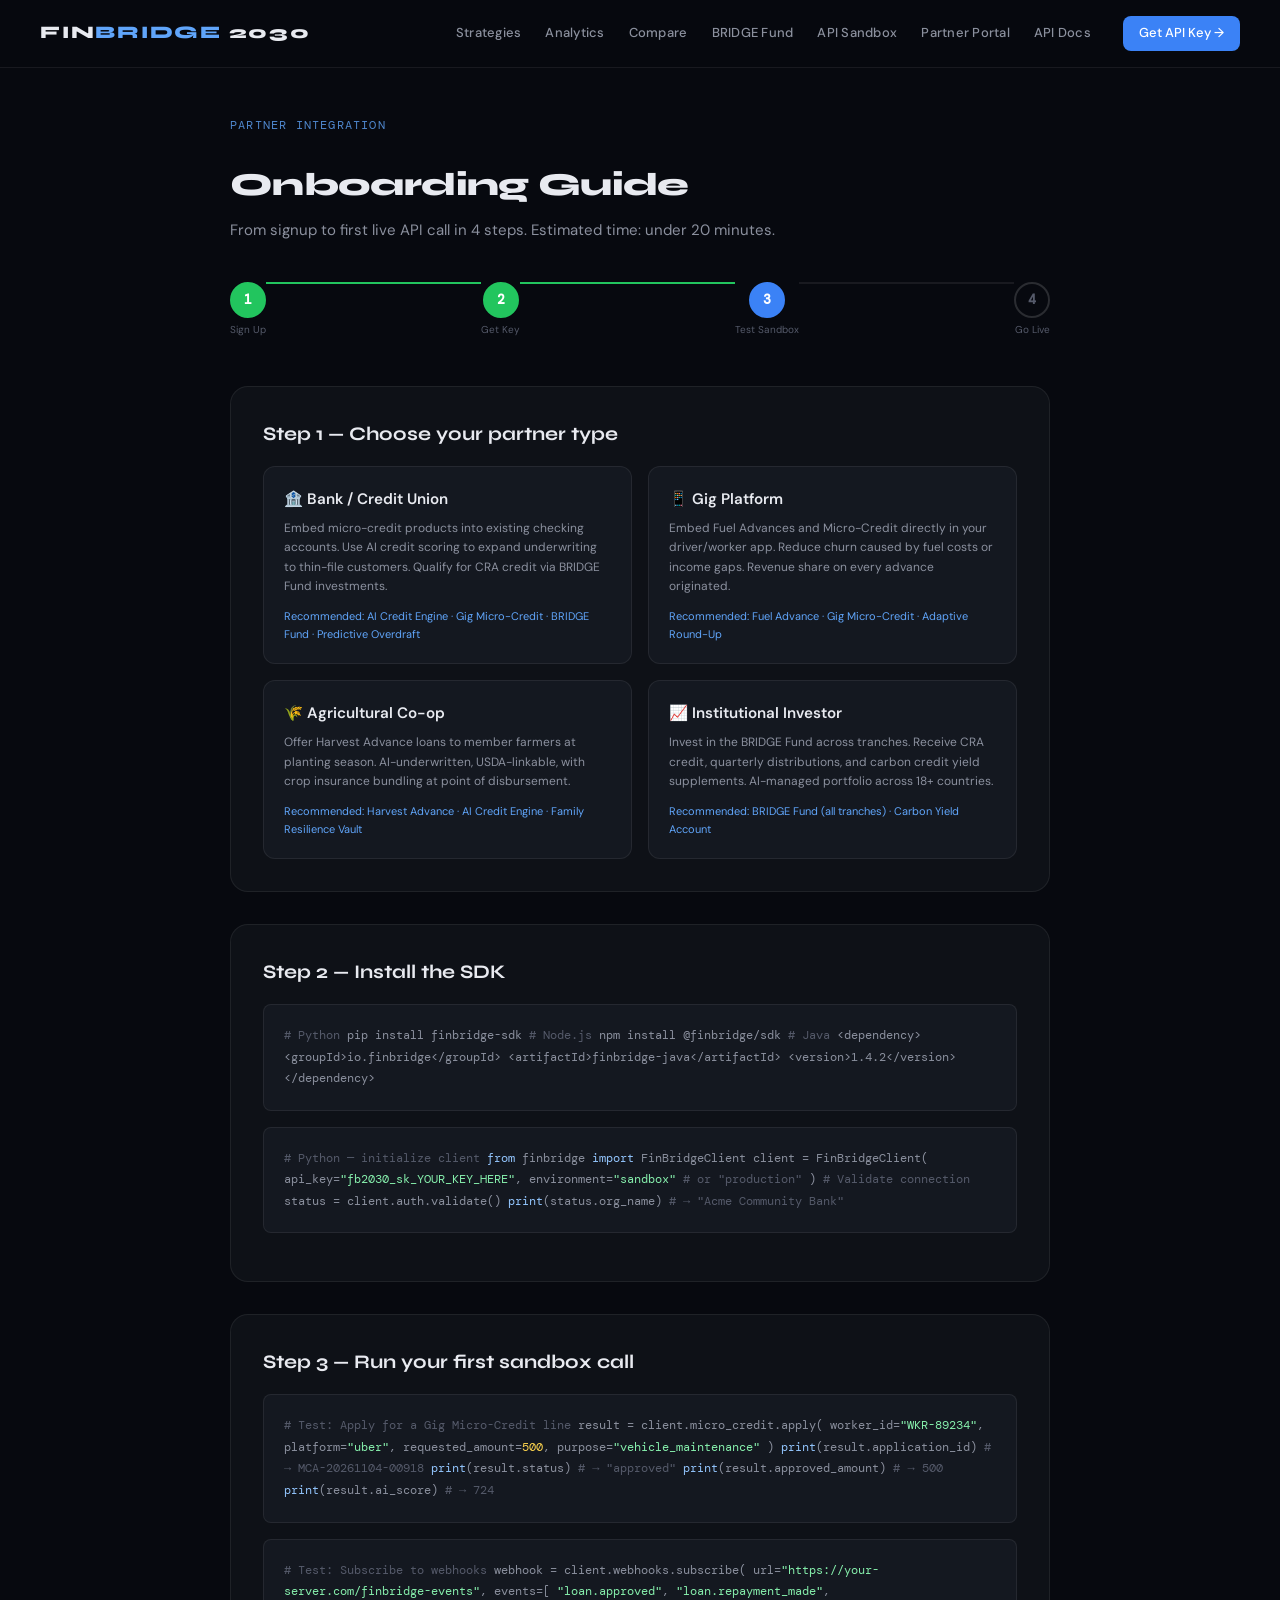
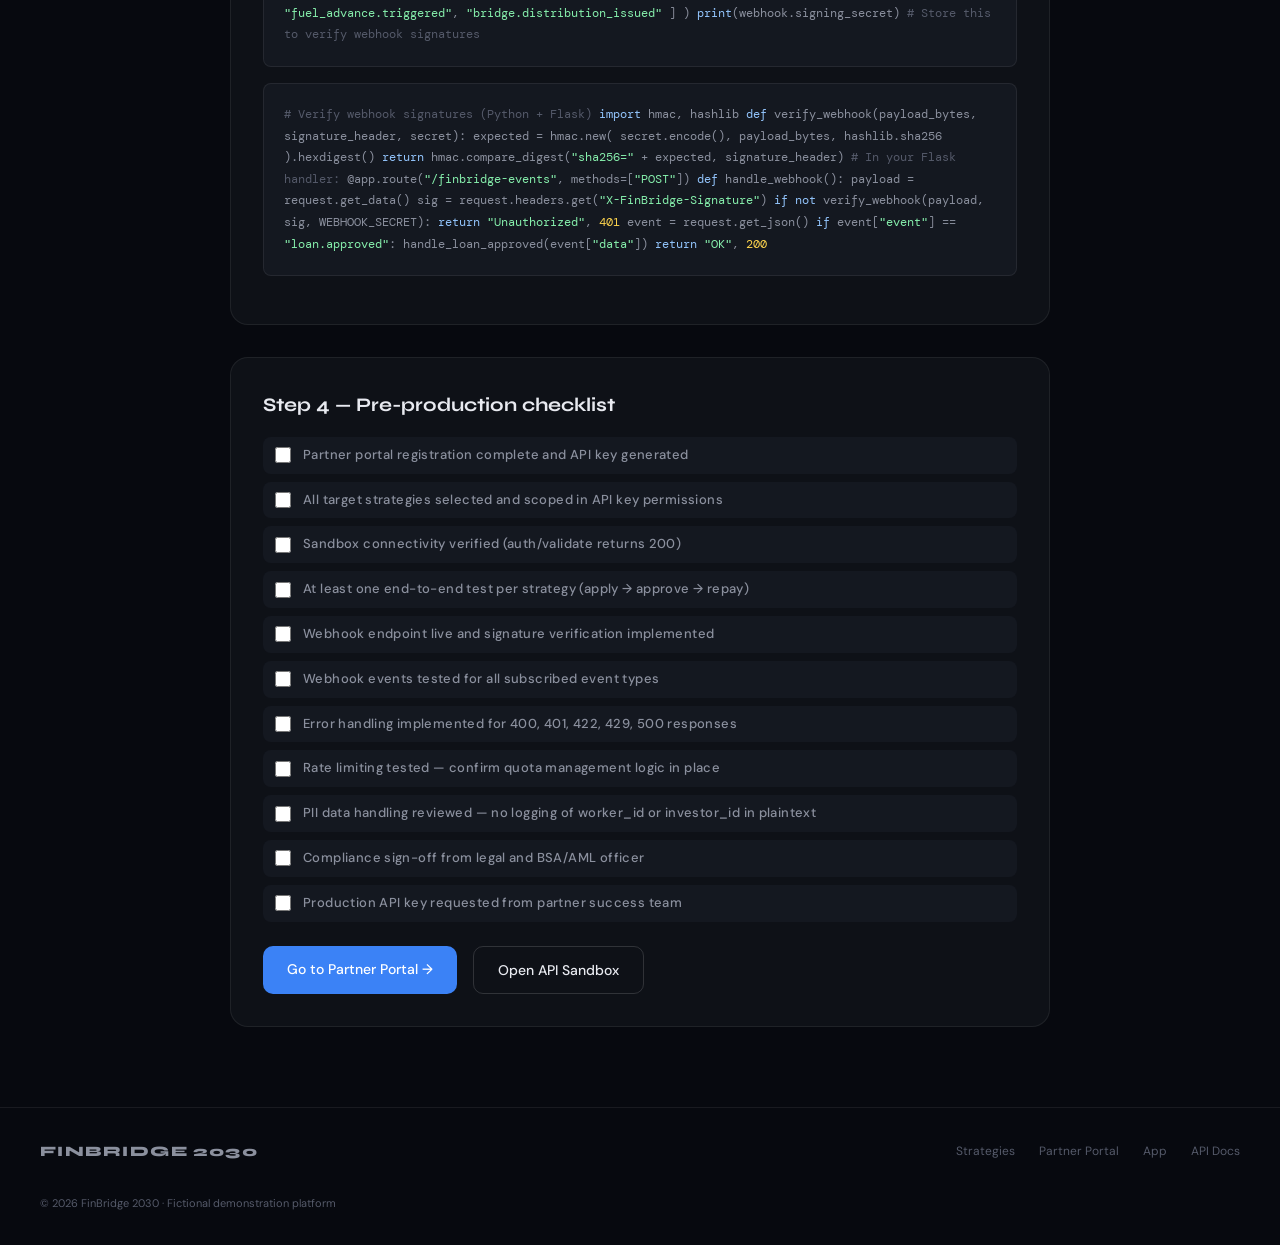
<file: onboarding.html>
<!DOCTYPE html>
<html lang="en">
<head>
<!-- Google tag (gtag.js) -->
<script async src="https://www.googletagmanager.com/gtag/js?id=G-6XJ6CNV95V"></script>
<script>
  window.dataLayer = window.dataLayer || [];
  function gtag(){dataLayer.push(arguments);}
  gtag('js', new Date());
  gtag('config', 'G-6XJ6CNV95V');
</script>
<meta charset="UTF-8">
<meta name="viewport" content="width=device-width, initial-scale=1.0">
<title>Onboarding Guide — FinBridge 2030</title>
<link rel="preconnect" href="https://fonts.googleapis.com">
<link href="https://fonts.googleapis.com/css2?family=Syne:wght@400;600;700;800&family=DM+Sans:wght@300;400;500&family=DM+Mono:wght@400;500&display=swap" rel="stylesheet">
<link rel="stylesheet" href="css/main.css">
<style>
.onboard-wrap { max-width:900px; margin:0 auto; padding:3rem 2.5rem; }
.step-track { display:flex; gap:0; margin-bottom:3rem; overflow-x:auto; }
.step-item { display:flex; align-items:center; flex:1; min-width:120px; }
.step-circle { width:36px; height:36px; border-radius:50%; display:flex; align-items:center; justify-content:center; font-family:var(--font-mono); font-size:13px; font-weight:700; flex-shrink:0; transition:all .2s; cursor:pointer; border:2px solid; }
.step-circle.done { background:var(--green); border-color:var(--green); color:#fff; }
.step-circle.active { background:var(--accent); border-color:var(--accent); color:#fff; }
.step-circle.pending { background:transparent; border-color:var(--border2); color:var(--text3); }
.step-line { flex:1; height:2px; background:var(--border); }
.step-line.done { background:var(--green); }
.step-label { font-size:10px; color:var(--text3); text-align:center; margin-top:4px; white-space:nowrap; }
.step-col { display:flex; flex-direction:column; align-items:center; }
.onboard-section { background:var(--bg2); border:1px solid var(--border); border-radius:var(--radius-lg); padding:2rem; margin-bottom:2rem; }
.onboard-section h2 { font-family:var(--font-head); font-size:1.2rem; font-weight:700; margin-bottom:1rem; }
.code-block { background:var(--bg3); border:1px solid var(--border); border-radius:8px; padding:1.25rem; font-family:var(--font-mono); font-size:12px; line-height:1.8; color:var(--text2); overflow-x:auto; margin-bottom:1rem; }
.code-block .comment { color:var(--text3); }
.code-block .keyword { color:#93c5fd; }
.code-block .string { color:#86efac; }
.code-block .number { color:#fcd34d; }
.checklist { display:flex; flex-direction:column; gap:.5rem; }
.check-item { display:flex; align-items:center; gap:.75rem; padding:8px 12px; background:var(--bg3); border-radius:8px; font-size:13px; color:var(--text2); cursor:pointer; transition:background .15s; }
.check-item:hover { background:var(--bg); }
.check-item input[type=checkbox] { accent-color:var(--green); width:16px; height:16px; }
.check-item.checked { color:var(--text); }
.partner-type-grid { display:grid; grid-template-columns:repeat(2,1fr); gap:1rem; }
.pt-card { background:var(--bg3); border:1px solid var(--border); border-radius:var(--radius); padding:1.25rem; }
.pt-title { font-weight:600; font-size:.95rem; margin-bottom:.5rem; }
.pt-desc { font-size:12px; color:var(--text2); margin-bottom:.75rem; }
.pt-strategies { font-size:11px; color:var(--accent2); }
</style>
</head>
<body>
<nav class="navbar">
  <div class="nav-brand">FIN<span>BRIDGE</span> 2030</div>
  <div class="nav-links">
    <a href="index.html">Strategies</a>
    <a href="analytics.html">Analytics</a>
    <a href="compare.html">Compare</a>
    <a href="bridge-investor.html">BRIDGE Fund</a>
    <a href="sandbox.html">API Sandbox</a>
    <a href="portal.html">Partner Portal</a>
    <a href="api.html">API Docs</a>
  </div>
  <a href="portal.html" class="nav-cta">Get API Key →</a>
</nav>

<div class="onboard-wrap">
  <div class="hero-label">Partner Integration</div>
  <h1 style="font-family:var(--font-head);font-size:2rem;font-weight:800;letter-spacing:-.02em;margin-bottom:.5rem">Onboarding Guide</h1>
  <p style="color:var(--text2);margin-bottom:2.5rem">From signup to first live API call in 4 steps. Estimated time: under 20 minutes.</p>

  <div class="step-track">
    <div class="step-col"><div class="step-circle done">1</div><div class="step-label">Sign Up</div></div>
    <div class="step-line done"></div>
    <div class="step-col"><div class="step-circle done">2</div><div class="step-label">Get Key</div></div>
    <div class="step-line done"></div>
    <div class="step-col"><div class="step-circle active">3</div><div class="step-label">Test Sandbox</div></div>
    <div class="step-line"></div>
    <div class="step-col"><div class="step-circle pending">4</div><div class="step-label">Go Live</div></div>
  </div>

  <div class="onboard-section">
    <h2>Step 1 — Choose your partner type</h2>
    <div class="partner-type-grid">
      <div class="pt-card">
        <div class="pt-title">🏦 Bank / Credit Union</div>
        <div class="pt-desc">Embed micro-credit products into existing checking accounts. Use AI credit scoring to expand underwriting to thin-file customers. Qualify for CRA credit via BRIDGE Fund investments.</div>
        <div class="pt-strategies">Recommended: AI Credit Engine · Gig Micro-Credit · BRIDGE Fund · Predictive Overdraft</div>
      </div>
      <div class="pt-card">
        <div class="pt-title">📱 Gig Platform</div>
        <div class="pt-desc">Embed Fuel Advances and Micro-Credit directly in your driver/worker app. Reduce churn caused by fuel costs or income gaps. Revenue share on every advance originated.</div>
        <div class="pt-strategies">Recommended: Fuel Advance · Gig Micro-Credit · Adaptive Round-Up</div>
      </div>
      <div class="pt-card">
        <div class="pt-title">🌾 Agricultural Co-op</div>
        <div class="pt-desc">Offer Harvest Advance loans to member farmers at planting season. AI-underwritten, USDA-linkable, with crop insurance bundling at point of disbursement.</div>
        <div class="pt-strategies">Recommended: Harvest Advance · AI Credit Engine · Family Resilience Vault</div>
      </div>
      <div class="pt-card">
        <div class="pt-title">📈 Institutional Investor</div>
        <div class="pt-desc">Invest in the BRIDGE Fund across tranches. Receive CRA credit, quarterly distributions, and carbon credit yield supplements. AI-managed portfolio across 18+ countries.</div>
        <div class="pt-strategies">Recommended: BRIDGE Fund (all tranches) · Carbon Yield Account</div>
      </div>
    </div>
  </div>

  <div class="onboard-section">
    <h2>Step 2 — Install the SDK</h2>
    <div class="code-block"><span class="comment"># Python</span>
pip install finbridge-sdk

<span class="comment"># Node.js</span>
npm install @finbridge/sdk

<span class="comment"># Java</span>
&lt;dependency&gt;
  &lt;groupId&gt;io.finbridge&lt;/groupId&gt;
  &lt;artifactId&gt;finbridge-java&lt;/artifactId&gt;
  &lt;version&gt;1.4.2&lt;/version&gt;
&lt;/dependency&gt;</div>
    <div class="code-block"><span class="comment"># Python — initialize client</span>
<span class="keyword">from</span> finbridge <span class="keyword">import</span> FinBridgeClient

client = FinBridgeClient(
    api_key=<span class="string">"fb2030_sk_YOUR_KEY_HERE"</span>,
    environment=<span class="string">"sandbox"</span>  <span class="comment"># or "production"</span>
)

<span class="comment"># Validate connection</span>
status = client.auth.validate()
<span class="keyword">print</span>(status.org_name)  <span class="comment"># → "Acme Community Bank"</span></div>
  </div>

  <div class="onboard-section">
    <h2>Step 3 — Run your first sandbox call</h2>
    <div class="code-block"><span class="comment"># Test: Apply for a Gig Micro-Credit line</span>
result = client.micro_credit.apply(
    worker_id=<span class="string">"WKR-89234"</span>,
    platform=<span class="string">"uber"</span>,
    requested_amount=<span class="number">500</span>,
    purpose=<span class="string">"vehicle_maintenance"</span>
)

<span class="keyword">print</span>(result.application_id)   <span class="comment"># → MCA-20261104-00918</span>
<span class="keyword">print</span>(result.status)           <span class="comment"># → "approved"</span>
<span class="keyword">print</span>(result.approved_amount)  <span class="comment"># → 500</span>
<span class="keyword">print</span>(result.ai_score)         <span class="comment"># → 724</span></div>

    <div class="code-block"><span class="comment"># Test: Subscribe to webhooks</span>
webhook = client.webhooks.subscribe(
    url=<span class="string">"https://your-server.com/finbridge-events"</span>,
    events=[
        <span class="string">"loan.approved"</span>,
        <span class="string">"loan.repayment_made"</span>,
        <span class="string">"fuel_advance.triggered"</span>,
        <span class="string">"bridge.distribution_issued"</span>
    ]
)
<span class="keyword">print</span>(webhook.signing_secret)  <span class="comment"># Store this to verify webhook signatures</span></div>

    <div class="code-block"><span class="comment"># Verify webhook signatures (Python + Flask)</span>
<span class="keyword">import</span> hmac, hashlib

<span class="keyword">def</span> verify_webhook(payload_bytes, signature_header, secret):
    expected = hmac.new(
        secret.encode(), payload_bytes, hashlib.sha256
    ).hexdigest()
    <span class="keyword">return</span> hmac.compare_digest(<span class="string">"sha256="</span> + expected, signature_header)

<span class="comment"># In your Flask handler:</span>
@app.route(<span class="string">"/finbridge-events"</span>, methods=[<span class="string">"POST"</span>])
<span class="keyword">def</span> handle_webhook():
    payload = request.get_data()
    sig = request.headers.get(<span class="string">"X-FinBridge-Signature"</span>)
    <span class="keyword">if not</span> verify_webhook(payload, sig, WEBHOOK_SECRET):
        <span class="keyword">return</span> <span class="string">"Unauthorized"</span>, <span class="number">401</span>
    event = request.get_json()
    <span class="keyword">if</span> event[<span class="string">"event"</span>] == <span class="string">"loan.approved"</span>:
        handle_loan_approved(event[<span class="string">"data"</span>])
    <span class="keyword">return</span> <span class="string">"OK"</span>, <span class="number">200</span></div>
  </div>

  <div class="onboard-section">
    <h2>Step 4 — Pre-production checklist</h2>
    <div class="checklist">
      <label class="check-item"><input type="checkbox" onchange="this.parentElement.classList.toggle('checked',this.checked)"> Partner portal registration complete and API key generated</label>
      <label class="check-item"><input type="checkbox" onchange="this.parentElement.classList.toggle('checked',this.checked)"> All target strategies selected and scoped in API key permissions</label>
      <label class="check-item"><input type="checkbox" onchange="this.parentElement.classList.toggle('checked',this.checked)"> Sandbox connectivity verified (auth/validate returns 200)</label>
      <label class="check-item"><input type="checkbox" onchange="this.parentElement.classList.toggle('checked',this.checked)"> At least one end-to-end test per strategy (apply → approve → repay)</label>
      <label class="check-item"><input type="checkbox" onchange="this.parentElement.classList.toggle('checked',this.checked)"> Webhook endpoint live and signature verification implemented</label>
      <label class="check-item"><input type="checkbox" onchange="this.parentElement.classList.toggle('checked',this.checked)"> Webhook events tested for all subscribed event types</label>
      <label class="check-item"><input type="checkbox" onchange="this.parentElement.classList.toggle('checked',this.checked)"> Error handling implemented for 400, 401, 422, 429, 500 responses</label>
      <label class="check-item"><input type="checkbox" onchange="this.parentElement.classList.toggle('checked',this.checked)"> Rate limiting tested — confirm quota management logic in place</label>
      <label class="check-item"><input type="checkbox" onchange="this.parentElement.classList.toggle('checked',this.checked)"> PII data handling reviewed — no logging of worker_id or investor_id in plaintext</label>
      <label class="check-item"><input type="checkbox" onchange="this.parentElement.classList.toggle('checked',this.checked)"> Compliance sign-off from legal and BSA/AML officer</label>
      <label class="check-item"><input type="checkbox" onchange="this.parentElement.classList.toggle('checked',this.checked)"> Production API key requested from partner success team</label>
    </div>
    <div style="margin-top:1.5rem;display:flex;gap:1rem">
      <a href="portal.html" class="btn-primary">Go to Partner Portal →</a>
      <a href="sandbox.html" class="btn-outline">Open API Sandbox</a>
    </div>
  </div>
</div>

<footer class="footer">
  <div class="footer-brand">FINBRIDGE 2030</div>
  <div class="footer-links"><a href="index.html">Strategies</a><a href="portal.html">Partner Portal</a><a href="app.html">App</a><a href="api.html">API Docs</a></div>
  <div class="footer-note">© 2026 FinBridge 2030 · Fictional demonstration platform</div>
</footer>
</body>
</html>
</file>
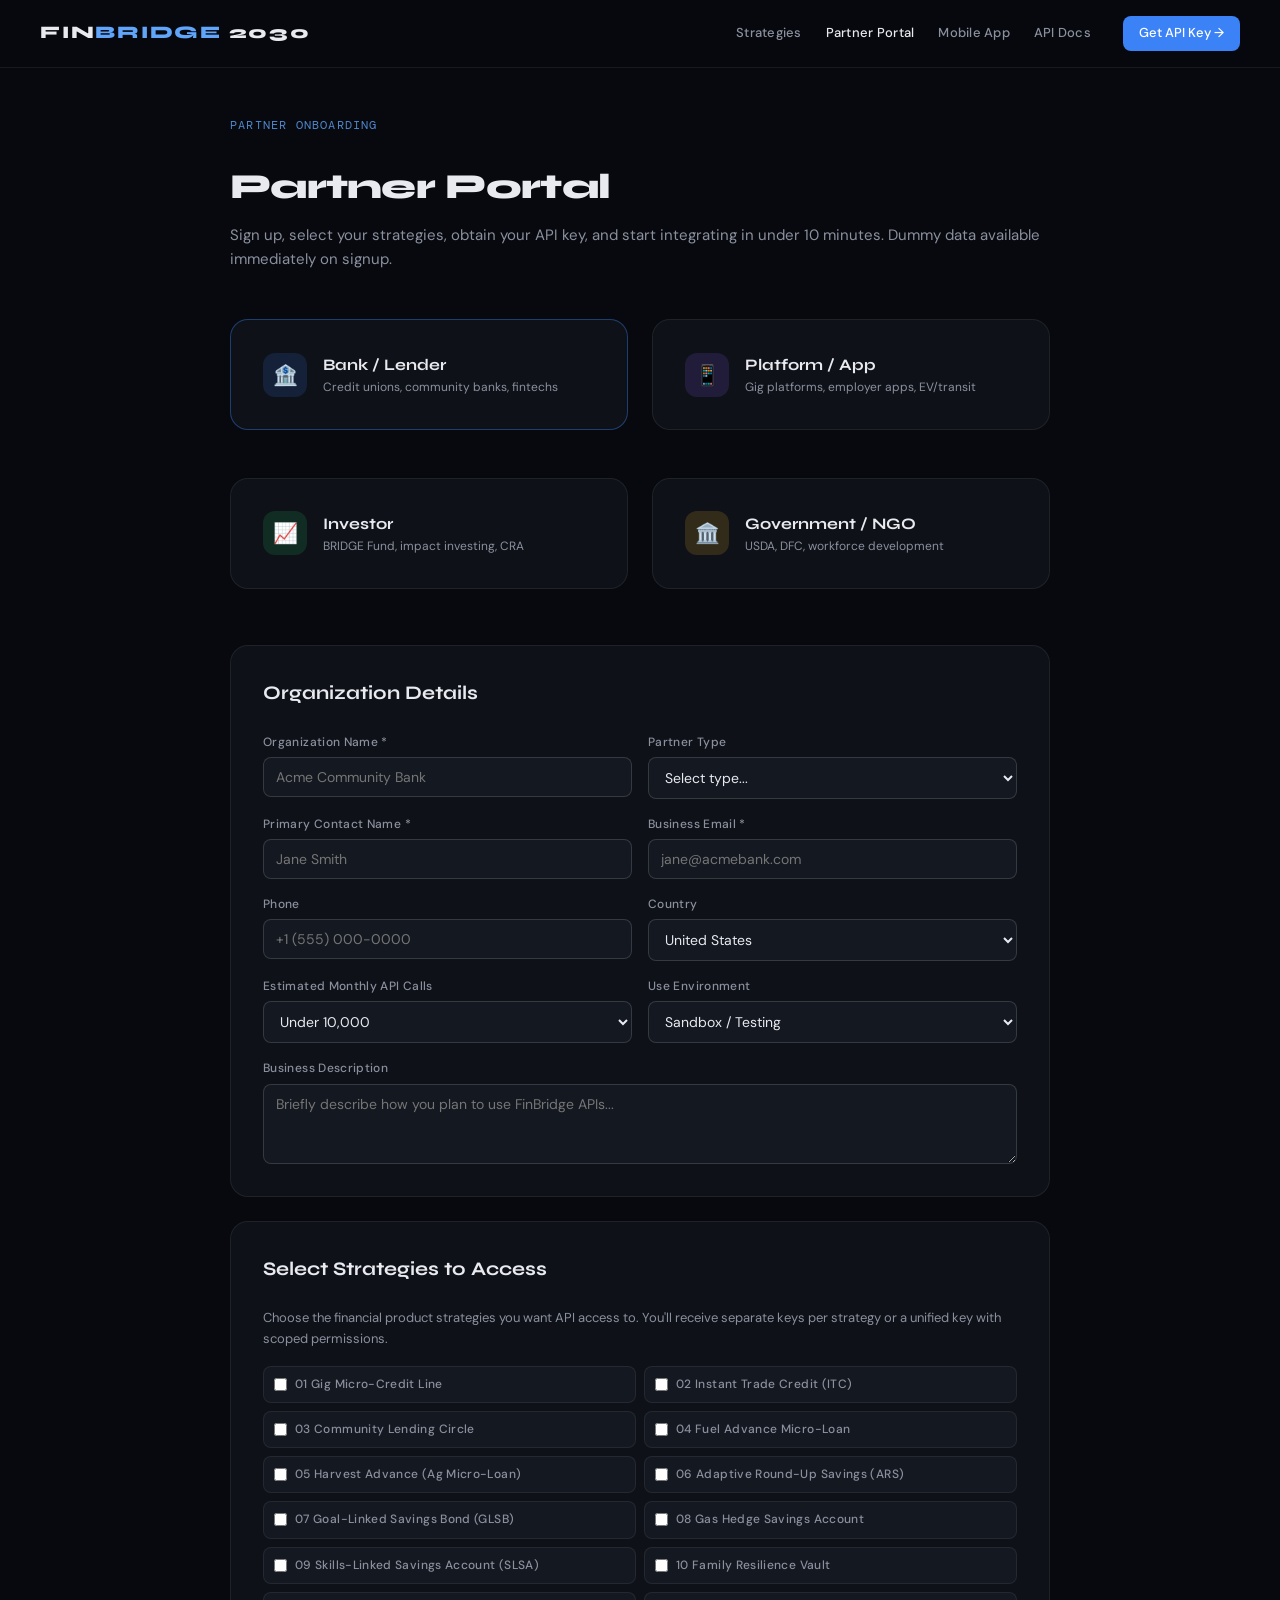
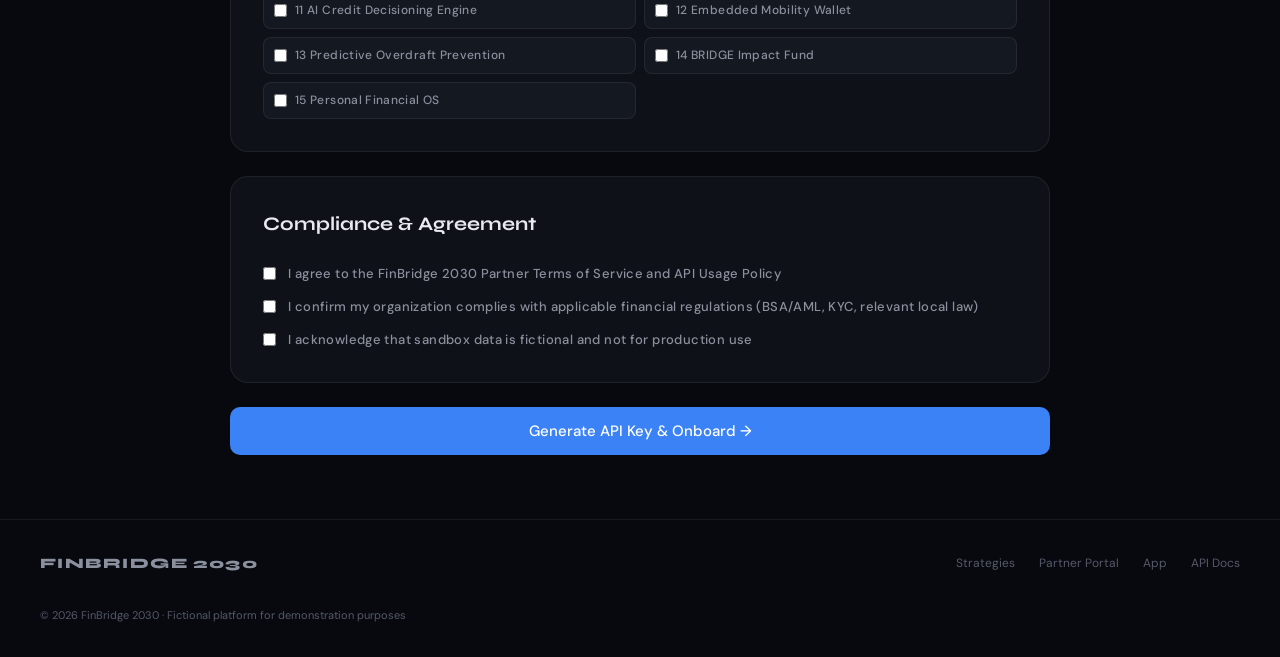
<file: portal.html>
<!DOCTYPE html>
<html lang="en">
<head>
<!-- Google tag (gtag.js) -->
<script async src="https://www.googletagmanager.com/gtag/js?id=G-6XJ6CNV95V"></script>
<script>
  window.dataLayer = window.dataLayer || [];
  function gtag(){dataLayer.push(arguments);}
  gtag('js', new Date());
  gtag('config', 'G-6XJ6CNV95V');
</script>
<meta charset="UTF-8">
<meta name="viewport" content="width=device-width, initial-scale=1.0">
<title>Partner Portal — FinBridge 2030</title>
<link rel="preconnect" href="https://fonts.googleapis.com">
<link href="https://fonts.googleapis.com/css2?family=Syne:wght@400;600;700;800&family=DM+Sans:wght@300;400;500&family=DM+Mono:wght@400;500&display=swap" rel="stylesheet">
<link rel="stylesheet" href="css/main.css">
</head>
<body>
<nav class="navbar">
  <div class="nav-brand">FIN<span>BRIDGE</span> 2030</div>
  <div class="nav-links">
    <a href="index.html">Strategies</a>
    <a href="portal.html" class="active">Partner Portal</a>
    <a href="app.html">Mobile App</a>
    <a href="api.html">API Docs</a>
  </div>
  <a href="portal.html" class="nav-cta">Get API Key →</a>
</nav>

<div class="page-wrap">
  <div class="hero-label">Partner Onboarding</div>
  <h1 class="page-title">Partner Portal</h1>
  <p class="page-sub">Sign up, select your strategies, obtain your API key, and start integrating in under 10 minutes. Dummy data available immediately on signup.</p>

  <div style="display:grid;grid-template-columns:1fr 1fr;gap:1.5rem;margin-bottom:2rem">
    <div class="form-card" style="cursor:pointer;border-color:rgba(59,130,246,.4)" onclick="setType('bank')">
      <div style="display:flex;align-items:center;gap:1rem">
        <div style="width:44px;height:44px;border-radius:12px;background:rgba(59,130,246,.15);display:flex;align-items:center;justify-content:center;font-size:20px">🏦</div>
        <div>
          <div style="font-family:var(--font-head);font-weight:700;font-size:1rem">Bank / Lender</div>
          <div style="font-size:12px;color:var(--text2)">Credit unions, community banks, fintechs</div>
        </div>
      </div>
    </div>
    <div class="form-card" style="cursor:pointer" onclick="setType('platform')">
      <div style="display:flex;align-items:center;gap:1rem">
        <div style="width:44px;height:44px;border-radius:12px;background:rgba(139,92,246,.15);display:flex;align-items:center;justify-content:center;font-size:20px">📱</div>
        <div>
          <div style="font-family:var(--font-head);font-weight:700;font-size:1rem">Platform / App</div>
          <div style="font-size:12px;color:var(--text2)">Gig platforms, employer apps, EV/transit</div>
        </div>
      </div>
    </div>
    <div class="form-card" style="cursor:pointer" onclick="setType('investor')">
      <div style="display:flex;align-items:center;gap:1rem">
        <div style="width:44px;height:44px;border-radius:12px;background:rgba(34,197,94,.15);display:flex;align-items:center;justify-content:center;font-size:20px">📈</div>
        <div>
          <div style="font-family:var(--font-head);font-weight:700;font-size:1rem">Investor</div>
          <div style="font-size:12px;color:var(--text2)">BRIDGE Fund, impact investing, CRA</div>
        </div>
      </div>
    </div>
    <div class="form-card" style="cursor:pointer" onclick="setType('government')">
      <div style="display:flex;align-items:center;gap:1rem">
        <div style="width:44px;height:44px;border-radius:12px;background:rgba(251,191,36,.15);display:flex;align-items:center;justify-content:center;font-size:20px">🏛️</div>
        <div>
          <div style="font-family:var(--font-head);font-weight:700;font-size:1rem">Government / NGO</div>
          <div style="font-size:12px;color:var(--text2)">USDA, DFC, workforce development</div>
        </div>
      </div>
    </div>
  </div>

  <div class="form-card">
    <h2>Organization Details</h2>
    <div class="form-grid">
      <div class="form-group">
        <label>Organization Name *</label>
        <input type="text" id="org-name" placeholder="Acme Community Bank">
      </div>
      <div class="form-group">
        <label>Partner Type</label>
        <select id="partner-type">
          <option value="">Select type...</option>
          <option value="bank">Bank / Credit Union</option>
          <option value="fintech">Fintech / Lender</option>
          <option value="gig-platform">Gig Platform</option>
          <option value="employer">Employer</option>
          <option value="ev-oem">EV / Transit OEM</option>
          <option value="investor">Institutional Investor</option>
          <option value="government">Government / NGO</option>
          <option value="agri">Agricultural Co-op</option>
        </select>
      </div>
      <div class="form-group">
        <label>Primary Contact Name *</label>
        <input type="text" id="contact-name" placeholder="Jane Smith">
      </div>
      <div class="form-group">
        <label>Business Email *</label>
        <input type="email" id="contact-email" placeholder="jane@acmebank.com">
      </div>
      <div class="form-group">
        <label>Phone</label>
        <input type="tel" id="contact-phone" placeholder="+1 (555) 000-0000">
      </div>
      <div class="form-group">
        <label>Country</label>
        <select id="country">
          <option value="US">United States</option>
          <option value="CA">Canada</option>
          <option value="GB">United Kingdom</option>
          <option value="NG">Nigeria</option>
          <option value="IN">India</option>
          <option value="BR">Brazil</option>
          <option value="KE">Kenya</option>
          <option value="Other">Other</option>
        </select>
      </div>
      <div class="form-group">
        <label>Estimated Monthly API Calls</label>
        <select id="api-volume">
          <option value="low">Under 10,000</option>
          <option value="medium">10,000 – 500,000</option>
          <option value="high">500K – 5M</option>
          <option value="enterprise">5M+</option>
        </select>
      </div>
      <div class="form-group">
        <label>Use Environment</label>
        <select id="environment">
          <option value="sandbox">Sandbox / Testing</option>
          <option value="production">Production</option>
        </select>
      </div>
      <div class="form-group full">
        <label>Business Description</label>
        <textarea id="biz-desc" placeholder="Briefly describe how you plan to use FinBridge APIs..."></textarea>
      </div>
    </div>
  </div>

  <div class="form-card">
    <h2>Select Strategies to Access</h2>
    <p style="font-size:13px;color:var(--text2);margin-bottom:1rem">Choose the financial product strategies you want API access to. You'll receive separate keys per strategy or a unified key with scoped permissions.</p>
    <div class="strategy-select-grid" id="strategy-checkboxes"></div>
  </div>

  <div class="form-card">
    <h2>Compliance &amp; Agreement</h2>
    <div style="display:flex;flex-direction:column;gap:.75rem">
      <label style="display:flex;align-items:flex-start;gap:.75rem;cursor:pointer;font-size:13px;color:var(--text2)">
        <input type="checkbox" id="agree-terms" style="margin-top:3px;accent-color:var(--accent)">
        I agree to the FinBridge 2030 Partner Terms of Service and API Usage Policy
      </label>
      <label style="display:flex;align-items:flex-start;gap:.75rem;cursor:pointer;font-size:13px;color:var(--text2)">
        <input type="checkbox" id="agree-compliance" style="margin-top:3px;accent-color:var(--accent)">
        I confirm my organization complies with applicable financial regulations (BSA/AML, KYC, relevant local law)
      </label>
      <label style="display:flex;align-items:flex-start;gap:.75rem;cursor:pointer;font-size:13px;color:var(--text2)">
        <input type="checkbox" id="agree-data" style="margin-top:3px;accent-color:var(--accent)">
        I acknowledge that sandbox data is fictional and not for production use
      </label>
    </div>
  </div>

  <button class="btn-primary" onclick="submitPartner()" style="width:100%;padding:14px;font-size:15px;margin-bottom:1rem">Generate API Key &amp; Onboard →</button>

  <div class="key-display" id="key-display">
    <div class="key-label">Your API Key (keep this secret)</div>
    <div class="key-value" id="key-value"></div>
    <div class="key-label" style="margin-top:1rem">Partner ID</div>
    <div class="key-value" id="partner-id"></div>
    <div class="key-label" style="margin-top:1rem">Sandbox Base URL</div>
    <div class="key-value">https://sandbox.finbridge2030.io/v1</div>
    <div class="key-label" style="margin-top:1rem">Strategies Enabled</div>
    <div id="enabled-strategies" style="display:flex;flex-wrap:wrap;gap:.5rem;margin-bottom:1rem"></div>
    <div class="key-note">Your key is now active on the sandbox environment. Test with dummy data immediately using the <a href="api.html" style="color:var(--accent2)">API Reference →</a></div>
    <div style="margin-top:1.5rem;display:flex;gap:1rem">
      <button class="btn-primary" onclick="copyKey()">Copy API Key</button>
      <a href="api.html" class="btn-outline">View API Docs →</a>
    </div>
  </div>
</div>

<footer class="footer">
  <div class="footer-brand">FINBRIDGE 2030</div>
  <div class="footer-links">
    <a href="index.html">Strategies</a><a href="portal.html">Partner Portal</a><a href="app.html">App</a><a href="api.html">API Docs</a>
  </div>
  <div class="footer-note">© 2026 FinBridge 2030 · Fictional platform for demonstration purposes</div>
</footer>

<script src="js/strategies.js"></script>
<script>
function setType(t) {
  document.querySelectorAll('.form-card').forEach(c => c.style.borderColor = '');
  document.getElementById('partner-type').value = t;
}

function renderCheckboxes() {
  const container = document.getElementById('strategy-checkboxes');
  STRATEGIES.forEach(s => {
    const item = document.createElement('label');
    item.className = 'strat-select-item';
    item.innerHTML = `<input type="checkbox" name="strat" value="${s.id}" style="accent-color:var(--accent)"> ${s.num} ${s.name}`;
    container.appendChild(item);
  });
}

function generateKey() {
  const chars = 'ABCDEFGHIJKLMNOPQRSTUVWXYZabcdefghijklmnopqrstuvwxyz0123456789';
  let key = 'fb2030_sk_';
  for (let i = 0; i < 40; i++) key += chars[Math.floor(Math.random() * chars.length)];
  return key;
}

function generatePartnerId() {
  return 'PTNR-' + Date.now().toString(36).toUpperCase() + '-' + Math.random().toString(36).substr(2,6).toUpperCase();
}

function submitPartner() {
  const org = document.getElementById('org-name').value;
  const email = document.getElementById('contact-email').value;
  const terms = document.getElementById('agree-terms').checked;
  const comp = document.getElementById('agree-compliance').checked;
  const data = document.getElementById('agree-data').checked;
  if (!org || !email) { alert('Please fill in organization name and email.'); return; }
  if (!terms || !comp || !data) { alert('Please agree to all compliance terms.'); return; }
  const selected = [...document.querySelectorAll('input[name=strat]:checked')].map(i => i.value);
  if (selected.length === 0) { alert('Please select at least one strategy.'); return; }

  document.getElementById('key-value').textContent = generateKey();
  document.getElementById('partner-id').textContent = generatePartnerId();
  const enabledDiv = document.getElementById('enabled-strategies');
  enabledDiv.innerHTML = selected.map(id => {
    const s = STRATEGIES.find(x => x.id === id);
    return `<span class="tag tag-${s.categories[0]}">${s.num} ${s.name}</span>`;
  }).join('');
  const display = document.getElementById('key-display');
  display.classList.add('show');
  display.scrollIntoView({ behavior: 'smooth', block: 'start' });
}

function copyKey() {
  navigator.clipboard.writeText(document.getElementById('key-value').textContent);
  alert('API key copied to clipboard!');
}

renderCheckboxes();
</script>
</body>
</html>
</file>
<file: css/main.css>
:root {
  --bg: #07090f;
  --bg2: #0e1117;
  --bg3: #141820;
  --border: rgba(255,255,255,0.07);
  --border2: rgba(255,255,255,0.14);
  --text: #e8eaf0;
  --text2: #8b909e;
  --text3: #555a6a;
  --accent: #3b82f6;
  --accent2: #60a5fa;
  --green: #22c55e;
  --amber: #f59e0b;
  --purple: #8b5cf6;
  --coral: #f43f5e;
  --teal: #14b8a6;
  --font-head: 'Syne', sans-serif;
  --font-body: 'DM Sans', sans-serif;
  --font-mono: 'DM Mono', monospace;
  --radius: 12px;
  --radius-lg: 18px;
}

*, *::before, *::after { box-sizing: border-box; margin: 0; padding: 0; }

body {
  background: var(--bg);
  color: var(--text);
  font-family: var(--font-body);
  font-size: 15px;
  line-height: 1.6;
  overflow-x: hidden;
}

a { color: inherit; text-decoration: none; }

/* NAVBAR */
.navbar {
  display: flex;
  align-items: center;
  gap: 2rem;
  padding: 1rem 2.5rem;
  border-bottom: 1px solid var(--border);
  position: sticky;
  top: 0;
  background: rgba(7,9,15,0.92);
  backdrop-filter: blur(16px);
  z-index: 100;
}
.nav-brand {
  font-family: var(--font-head);
  font-size: 1.1rem;
  font-weight: 800;
  letter-spacing: .1em;
  color: var(--text);
}
.nav-brand span { color: var(--accent2); }
.nav-links { display: flex; gap: 1.5rem; margin-left: auto; }
.nav-links a {
  font-size: 13px;
  color: var(--text2);
  transition: color .15s;
  font-weight: 500;
  letter-spacing: .02em;
}
.nav-links a:hover, .nav-links a.active { color: var(--text); }
.nav-cta {
  background: var(--accent);
  color: #fff;
  padding: 7px 16px;
  border-radius: 8px;
  font-size: 13px;
  font-weight: 500;
  transition: background .15s;
}
.nav-cta:hover { background: var(--accent2); }

/* HERO */
.hero {
  padding: 6rem 2.5rem 4rem;
  max-width: 960px;
  margin: 0 auto;
}
.hero-label {
  font-size: 12px;
  font-family: var(--font-mono);
  color: var(--accent2);
  letter-spacing: .1em;
  text-transform: uppercase;
  margin-bottom: 1.5rem;
  opacity: .8;
}
.hero h1 {
  font-family: var(--font-head);
  font-size: clamp(2.4rem, 5vw, 4rem);
  font-weight: 800;
  line-height: 1.1;
  letter-spacing: -.02em;
  margin-bottom: 1.5rem;
}
.hero h1 .accent { color: var(--accent2); }
.hero-sub {
  font-size: 17px;
  color: var(--text2);
  max-width: 620px;
  margin-bottom: 3rem;
  line-height: 1.7;
}
.hero-stats {
  display: flex;
  gap: 2.5rem;
  flex-wrap: wrap;
}
.hstat-v {
  font-family: var(--font-head);
  font-size: 1.8rem;
  font-weight: 700;
  color: var(--text);
}
.hstat-l {
  font-size: 12px;
  color: var(--text3);
  text-transform: uppercase;
  letter-spacing: .06em;
  margin-top: 2px;
}

/* FILTER */
.filter-bar {
  display: flex;
  gap: .5rem;
  padding: 1rem 2.5rem;
  flex-wrap: wrap;
  border-bottom: 1px solid var(--border);
  max-width: 1280px;
  margin: 0 auto;
}
.filter-btn {
  padding: 6px 14px;
  border-radius: 20px;
  border: 1px solid var(--border2);
  background: transparent;
  color: var(--text2);
  cursor: pointer;
  font-size: 12px;
  font-family: var(--font-body);
  font-weight: 500;
  transition: all .15s;
}
.filter-btn:hover { border-color: var(--accent); color: var(--text); }
.filter-btn.active { background: var(--accent); border-color: var(--accent); color: #fff; }

/* STRATEGIES GRID */
.strategies-grid {
  display: grid;
  grid-template-columns: repeat(auto-fill, minmax(340px, 1fr));
  gap: 1px;
  border-top: 1px solid var(--border);
  max-width: 1280px;
  margin: 0 auto;
}
.strat-card {
  background: var(--bg);
  border-right: 1px solid var(--border);
  border-bottom: 1px solid var(--border);
  padding: 1.75rem;
  cursor: pointer;
  transition: background .15s;
  position: relative;
}
.strat-card:hover { background: var(--bg2); }
.strat-card.hidden { display: none; }

.card-top {
  display: flex;
  justify-content: space-between;
  align-items: flex-start;
  margin-bottom: 1rem;
}
.card-num {
  font-family: var(--font-mono);
  font-size: 11px;
  color: var(--text3);
}
.card-tags { display: flex; gap: 5px; flex-wrap: wrap; }
.tag {
  font-size: 10px;
  padding: 2px 7px;
  border-radius: 20px;
  font-weight: 500;
  letter-spacing: .03em;
}
.tag-micro { background: rgba(59,130,246,.15); color: #93c5fd; }
.tag-savings { background: rgba(34,197,94,.15); color: #86efac; }
.tag-bridge { background: rgba(139,92,246,.15); color: #c4b5fd; }
.tag-ai { background: rgba(20,184,166,.15); color: #5eead4; }
.tag-gig { background: rgba(251,191,36,.15); color: #fcd34d; }
.tag-energy { background: rgba(244,63,94,.15); color: #fda4af; }
.tag-farming { background: rgba(34,197,94,.15); color: #86efac; }

.card-name {
  font-family: var(--font-head);
  font-size: 1.1rem;
  font-weight: 700;
  line-height: 1.3;
  margin-bottom: .6rem;
  letter-spacing: -.01em;
}
.card-desc {
  font-size: 13px;
  color: var(--text2);
  line-height: 1.6;
  margin-bottom: 1.25rem;
}
.card-metrics {
  display: grid;
  grid-template-columns: 1fr 1fr 1fr;
  gap: .5rem;
  margin-bottom: 1rem;
}
.metric {
  background: var(--bg3);
  border-radius: 8px;
  padding: 8px 10px;
}
.metric-l {
  font-size: 10px;
  color: var(--text3);
  text-transform: uppercase;
  letter-spacing: .06em;
  margin-bottom: 2px;
}
.metric-v {
  font-family: var(--font-head);
  font-size: 1rem;
  font-weight: 700;
}
.metric-v.green { color: var(--green); }
.metric-v.amber { color: var(--amber); }
.metric-v.blue { color: var(--accent2); }

.card-footer {
  display: flex;
  justify-content: space-between;
  align-items: center;
}
.card-link {
  font-size: 12px;
  color: var(--accent2);
  font-weight: 500;
}
.card-year {
  font-family: var(--font-mono);
  font-size: 11px;
  color: var(--text3);
}

/* BRIDGE SPOTLIGHT */
.bridge-spotlight {
  background: var(--bg2);
  border-top: 1px solid var(--border);
  border-bottom: 1px solid var(--border);
  padding: 5rem 2.5rem;
}
.spotlight-inner { max-width: 1100px; margin: 0 auto; }
.spotlight-badge {
  display: inline-block;
  background: rgba(139,92,246,.2);
  color: #c4b5fd;
  font-size: 11px;
  padding: 3px 10px;
  border-radius: 20px;
  font-weight: 500;
  letter-spacing: .06em;
  text-transform: uppercase;
  margin-bottom: 1rem;
}
.spotlight-inner h2 {
  font-family: var(--font-head);
  font-size: clamp(2rem, 4vw, 3rem);
  font-weight: 800;
  letter-spacing: -.02em;
  margin-bottom: .5rem;
}
.spotlight-sub {
  color: var(--text2);
  font-size: 15px;
  margin-bottom: 2.5rem;
}
.bridge-grid {
  display: grid;
  grid-template-columns: 1fr 1fr 1fr;
  gap: 1.5rem;
  margin-bottom: 2rem;
}
@media(max-width:768px){ .bridge-grid { grid-template-columns: 1fr; } }
.bridge-col {
  background: var(--bg3);
  border: 1px solid var(--border);
  border-radius: var(--radius-lg);
  padding: 1.5rem;
}
.bridge-col h3 {
  font-family: var(--font-head);
  font-size: .95rem;
  font-weight: 700;
  margin-bottom: 1rem;
  color: var(--accent2);
  letter-spacing: .02em;
}
.bridge-col ul { list-style: none; padding: 0; }
.bridge-col ul li {
  font-size: 13px;
  color: var(--text2);
  padding: 5px 0;
  border-bottom: 1px solid var(--border);
  display: flex;
  align-items: center;
  gap: 8px;
}
.bridge-col ul li::before { content: "→"; color: var(--accent); font-size: 12px; }

.deploy-bars { display: flex; flex-direction: column; gap: .75rem; }
.dbar { display: flex; align-items: center; gap: .75rem; font-size: 12px; color: var(--text2); }
.dbar > span:first-child { min-width: 100px; }
.dbar-track { flex: 1; height: 5px; background: var(--bg); border-radius: 3px; overflow: hidden; }
.dbar-fill { height: 100%; border-radius: 3px; }

.tranches { display: flex; flex-direction: column; gap: .5rem; }
.tranche { border-radius: 10px; padding: 12px; border: 1px solid var(--border); }
.tranche.senior { border-color: rgba(59,130,246,.3); }
.tranche.mezz { border-color: rgba(139,92,246,.3); }
.tranche.equity { border-color: rgba(34,197,94,.3); }
.tr-name { font-size: 11px; color: var(--text3); text-transform: uppercase; letter-spacing: .06em; }
.tr-rate { font-family: var(--font-head); font-size: 1.2rem; font-weight: 700; margin: 2px 0; }
.tranche.senior .tr-rate { color: var(--accent2); }
.tranche.mezz .tr-rate { color: #c4b5fd; }
.tranche.equity .tr-rate { color: var(--green); }
.tr-desc { font-size: 11px; color: var(--text2); }

/* CTA */
.cta-section {
  padding: 5rem 2.5rem;
  text-align: center;
  max-width: 700px;
  margin: 0 auto;
}
.cta-section h2 {
  font-family: var(--font-head);
  font-size: 2.5rem;
  font-weight: 800;
  margin-bottom: .75rem;
}
.cta-section p { color: var(--text2); margin-bottom: 2rem; font-size: 16px; }
.cta-buttons { display: flex; gap: 1rem; justify-content: center; flex-wrap: wrap; }

.btn-primary {
  background: var(--accent);
  color: #fff;
  padding: 12px 24px;
  border-radius: 10px;
  font-weight: 500;
  font-size: 14px;
  display: inline-block;
  transition: background .15s, transform .1s;
  border: none;
  cursor: pointer;
  font-family: var(--font-body);
}
.btn-primary:hover { background: var(--accent2); transform: translateY(-1px); }
.btn-outline {
  background: transparent;
  color: var(--text);
  padding: 12px 24px;
  border-radius: 10px;
  font-weight: 500;
  font-size: 14px;
  display: inline-block;
  border: 1px solid var(--border2);
  transition: border-color .15s, transform .1s;
  cursor: pointer;
  font-family: var(--font-body);
}
.btn-outline:hover { border-color: var(--accent); color: var(--accent2); transform: translateY(-1px); }

/* FOOTER */
.footer {
  border-top: 1px solid var(--border);
  padding: 2rem 2.5rem;
  display: flex;
  align-items: center;
  gap: 2rem;
  flex-wrap: wrap;
}
.footer-brand {
  font-family: var(--font-head);
  font-weight: 800;
  font-size: .9rem;
  letter-spacing: .1em;
  color: var(--text2);
}
.footer-links { display: flex; gap: 1.5rem; margin-left: auto; }
.footer-links a { font-size: 12px; color: var(--text3); transition: color .15s; }
.footer-links a:hover { color: var(--text2); }
.footer-note { font-size: 11px; color: var(--text3); width: 100%; }

/* MODAL */
.modal-overlay {
  position: fixed; inset: 0;
  background: rgba(0,0,0,.7);
  backdrop-filter: blur(8px);
  z-index: 1000;
  display: none;
  align-items: center;
  justify-content: center;
  padding: 1rem;
}
.modal-overlay.open { display: flex; }
.modal {
  background: var(--bg2);
  border: 1px solid var(--border2);
  border-radius: var(--radius-lg);
  padding: 2.5rem;
  max-width: 720px;
  width: 100%;
  max-height: 85vh;
  overflow-y: auto;
  position: relative;
}
.modal-close {
  position: absolute;
  top: 1rem;
  right: 1rem;
  background: var(--bg3);
  border: 1px solid var(--border);
  color: var(--text2);
  width: 32px;
  height: 32px;
  border-radius: 50%;
  cursor: pointer;
  font-size: 13px;
  display: flex;
  align-items: center;
  justify-content: center;
}
.modal h2 { font-family: var(--font-head); font-size: 1.5rem; font-weight: 700; margin-bottom: .5rem; }
.modal-badge { display: inline-block; font-size: 11px; padding: 2px 9px; border-radius: 20px; margin-bottom: 1rem; font-weight: 500; }
.modal-section { margin-top: 1.5rem; }
.modal-section h3 { font-family: var(--font-head); font-size: .9rem; font-weight: 700; color: var(--accent2); letter-spacing: .04em; text-transform: uppercase; margin-bottom: .75rem; }
.modal p { font-size: 14px; color: var(--text2); line-height: 1.7; margin-bottom: .75rem; }
.modal-metrics { display: grid; grid-template-columns: 1fr 1fr 1fr 1fr; gap: .75rem; margin-bottom: 1rem; }
.modal-metric { background: var(--bg3); border-radius: 8px; padding: 10px 12px; }
.modal-metric .ml { font-size: 10px; color: var(--text3); text-transform: uppercase; letter-spacing: .06em; }
.modal-metric .mv { font-family: var(--font-head); font-size: 1.1rem; font-weight: 700; }
.chart-wrap { background: var(--bg3); border-radius: 10px; padding: 1rem; margin-bottom: 1rem; }
.chart-title { font-size: 11px; color: var(--text3); text-transform: uppercase; letter-spacing: .06em; margin-bottom: .75rem; font-family: var(--font-mono); }
.chart-bars { display: flex; align-items: flex-end; gap: 6px; height: 100px; }
.chart-bar-wrap { flex: 1; display: flex; flex-direction: column; align-items: center; gap: 4px; }
.chart-bar { width: 100%; border-radius: 4px 4px 0 0; transition: opacity .2s; }
.chart-bar:hover { opacity: .8; }
.chart-bar-label { font-size: 10px; color: var(--text3); font-family: var(--font-mono); }
.chart-bar-val { font-size: 10px; color: var(--text2); font-family: var(--font-mono); }
.benefits-list { display: flex; flex-direction: column; gap: .5rem; }
.benefit-item { display: flex; gap: .75rem; align-items: flex-start; font-size: 13px; color: var(--text2); padding: 8px 0; border-bottom: 1px solid var(--border); }
.benefit-icon { color: var(--green); font-weight: 700; flex-shrink: 0; }
.modal-footer { display: flex; gap: 1rem; margin-top: 1.5rem; }

/* PORTAL */
.page-wrap { max-width: 900px; margin: 0 auto; padding: 3rem 2.5rem; }
.page-title { font-family: var(--font-head); font-size: 2.2rem; font-weight: 800; margin-bottom: .5rem; letter-spacing: -.02em; }
.page-sub { color: var(--text2); margin-bottom: 3rem; font-size: 15px; }
.form-card {
  background: var(--bg2);
  border: 1px solid var(--border);
  border-radius: var(--radius-lg);
  padding: 2rem;
  margin-bottom: 1.5rem;
}
.form-card h2 { font-family: var(--font-head); font-size: 1.2rem; font-weight: 700; margin-bottom: 1.5rem; }
.form-grid { display: grid; grid-template-columns: 1fr 1fr; gap: 1rem; }
@media(max-width:600px){ .form-grid { grid-template-columns: 1fr; } }
.form-group { display: flex; flex-direction: column; gap: 5px; }
.form-group.full { grid-column: 1/-1; }
label { font-size: 12px; color: var(--text2); font-weight: 500; letter-spacing: .03em; }
input, select, textarea {
  background: var(--bg3);
  border: 1px solid var(--border2);
  border-radius: 8px;
  padding: 10px 12px;
  color: var(--text);
  font-family: var(--font-body);
  font-size: 14px;
  transition: border-color .15s;
  outline: none;
}
input:focus, select:focus, textarea:focus { border-color: var(--accent); }
select { cursor: pointer; }
textarea { resize: vertical; min-height: 80px; }

.strategy-select-grid { display: grid; grid-template-columns: 1fr 1fr; gap: .5rem; margin-top: .5rem; }
.strat-select-item {
  display: flex;
  align-items: center;
  gap: .5rem;
  background: var(--bg3);
  border: 1px solid var(--border);
  border-radius: 8px;
  padding: 8px 10px;
  cursor: pointer;
  transition: border-color .15s;
  font-size: 12px;
  color: var(--text2);
}
.strat-select-item:hover { border-color: var(--accent); }
.strat-select-item input[type=checkbox] { accent-color: var(--accent); }

.key-display {
  background: var(--bg3);
  border: 1px solid var(--border2);
  border-radius: 10px;
  padding: 1.25rem;
  display: none;
  margin-top: 1.5rem;
}
.key-display.show { display: block; }
.key-label { font-size: 11px; color: var(--text3); text-transform: uppercase; letter-spacing: .06em; margin-bottom: .5rem; font-family: var(--font-mono); }
.key-value {
  font-family: var(--font-mono);
  font-size: 13px;
  color: var(--green);
  background: var(--bg);
  padding: 10px 14px;
  border-radius: 7px;
  word-break: break-all;
  margin-bottom: .75rem;
}
.key-note { font-size: 12px; color: var(--text2); }

/* API DOCS */
.api-wrap { max-width: 1050px; margin: 0 auto; padding: 3rem 2.5rem; }
.api-nav { display: flex; flex-direction: column; gap: .25rem; position: sticky; top: 80px; }
.api-nav a { font-size: 12px; color: var(--text3); padding: 4px 0; border-left: 2px solid var(--border); padding-left: 10px; transition: all .15s; }
.api-nav a:hover, .api-nav a.active { color: var(--accent2); border-color: var(--accent); }
.api-layout { display: grid; grid-template-columns: 200px 1fr; gap: 3rem; }
@media(max-width:768px){ .api-layout { grid-template-columns: 1fr; } }
.endpoint { margin-bottom: 3rem; border-bottom: 1px solid var(--border); padding-bottom: 2rem; }
.endpoint h2 { font-family: var(--font-head); font-size: 1.3rem; font-weight: 700; margin-bottom: .5rem; }
.endpoint-desc { color: var(--text2); font-size: 14px; margin-bottom: 1.25rem; }
.method-url { display: flex; align-items: center; gap: .75rem; background: var(--bg2); border: 1px solid var(--border); border-radius: 8px; padding: 10px 14px; margin-bottom: 1rem; }
.method { font-family: var(--font-mono); font-size: 12px; font-weight: 600; padding: 2px 8px; border-radius: 5px; }
.method.get { background: rgba(34,197,94,.15); color: var(--green); }
.method.post { background: rgba(59,130,246,.15); color: var(--accent2); }
.url { font-family: var(--font-mono); font-size: 13px; color: var(--text2); }
pre {
  background: var(--bg2);
  border: 1px solid var(--border);
  border-radius: 10px;
  padding: 1.25rem;
  overflow-x: auto;
  font-family: var(--font-mono);
  font-size: 12px;
  line-height: 1.7;
  color: var(--text2);
  margin-bottom: 1rem;
}
.json-key { color: #93c5fd; }
.json-str { color: #86efac; }
.json-num { color: #fcd34d; }
.json-bool { color: #f9a8d4; }

/* APP PAGE */
.app-hero { text-align: center; padding: 4rem 2.5rem 2rem; }
.app-screens { display: grid; grid-template-columns: repeat(3, 1fr); gap: 1.5rem; max-width: 900px; margin: 2rem auto; padding: 0 2.5rem; }
.app-screen {
  background: var(--bg2);
  border: 1px solid var(--border2);
  border-radius: 20px;
  padding: 1.5rem;
  text-align: center;
}
.screen-mock {
  background: var(--bg3);
  border-radius: 14px;
  padding: 1.25rem;
  margin-bottom: 1rem;
  min-height: 200px;
  display: flex;
  flex-direction: column;
  gap: .5rem;
}
.screen-title { font-family: var(--font-head); font-size: .95rem; font-weight: 700; margin-bottom: .25rem; }
.screen-desc { font-size: 12px; color: var(--text2); }
.mock-bar { height: 6px; border-radius: 3px; margin: 3px 0; }
.mock-card-sm { background: var(--bg); border-radius: 6px; padding: 8px; font-size: 11px; color: var(--text2); }
.mock-num { font-family: var(--font-head); font-size: 1.3rem; font-weight: 700; color: var(--green); margin: 4px 0; }
.app-features { display: grid; grid-template-columns: repeat(auto-fit, minmax(200px, 1fr)); gap: 1rem; max-width: 900px; margin: 0 auto 3rem; padding: 0 2.5rem; }
.app-feat { background: var(--bg2); border: 1px solid var(--border); border-radius: var(--radius); padding: 1.25rem; }
.feat-icon { font-size: 20px; margin-bottom: .5rem; }
.feat-title { font-family: var(--font-head); font-size: .9rem; font-weight: 700; margin-bottom: .25rem; }
.feat-desc { font-size: 12px; color: var(--text2); }

/* SCROLLBAR */
::-webkit-scrollbar { width: 6px; height: 6px; }
::-webkit-scrollbar-track { background: var(--bg); }
::-webkit-scrollbar-thumb { background: var(--bg3); border-radius: 3px; }

/* ANIMATIONS */
@keyframes fadeUp { from { opacity:0; transform:translateY(20px); } to { opacity:1; transform:translateY(0); } }
.strat-card { animation: fadeUp .4s ease both; }
</file>
